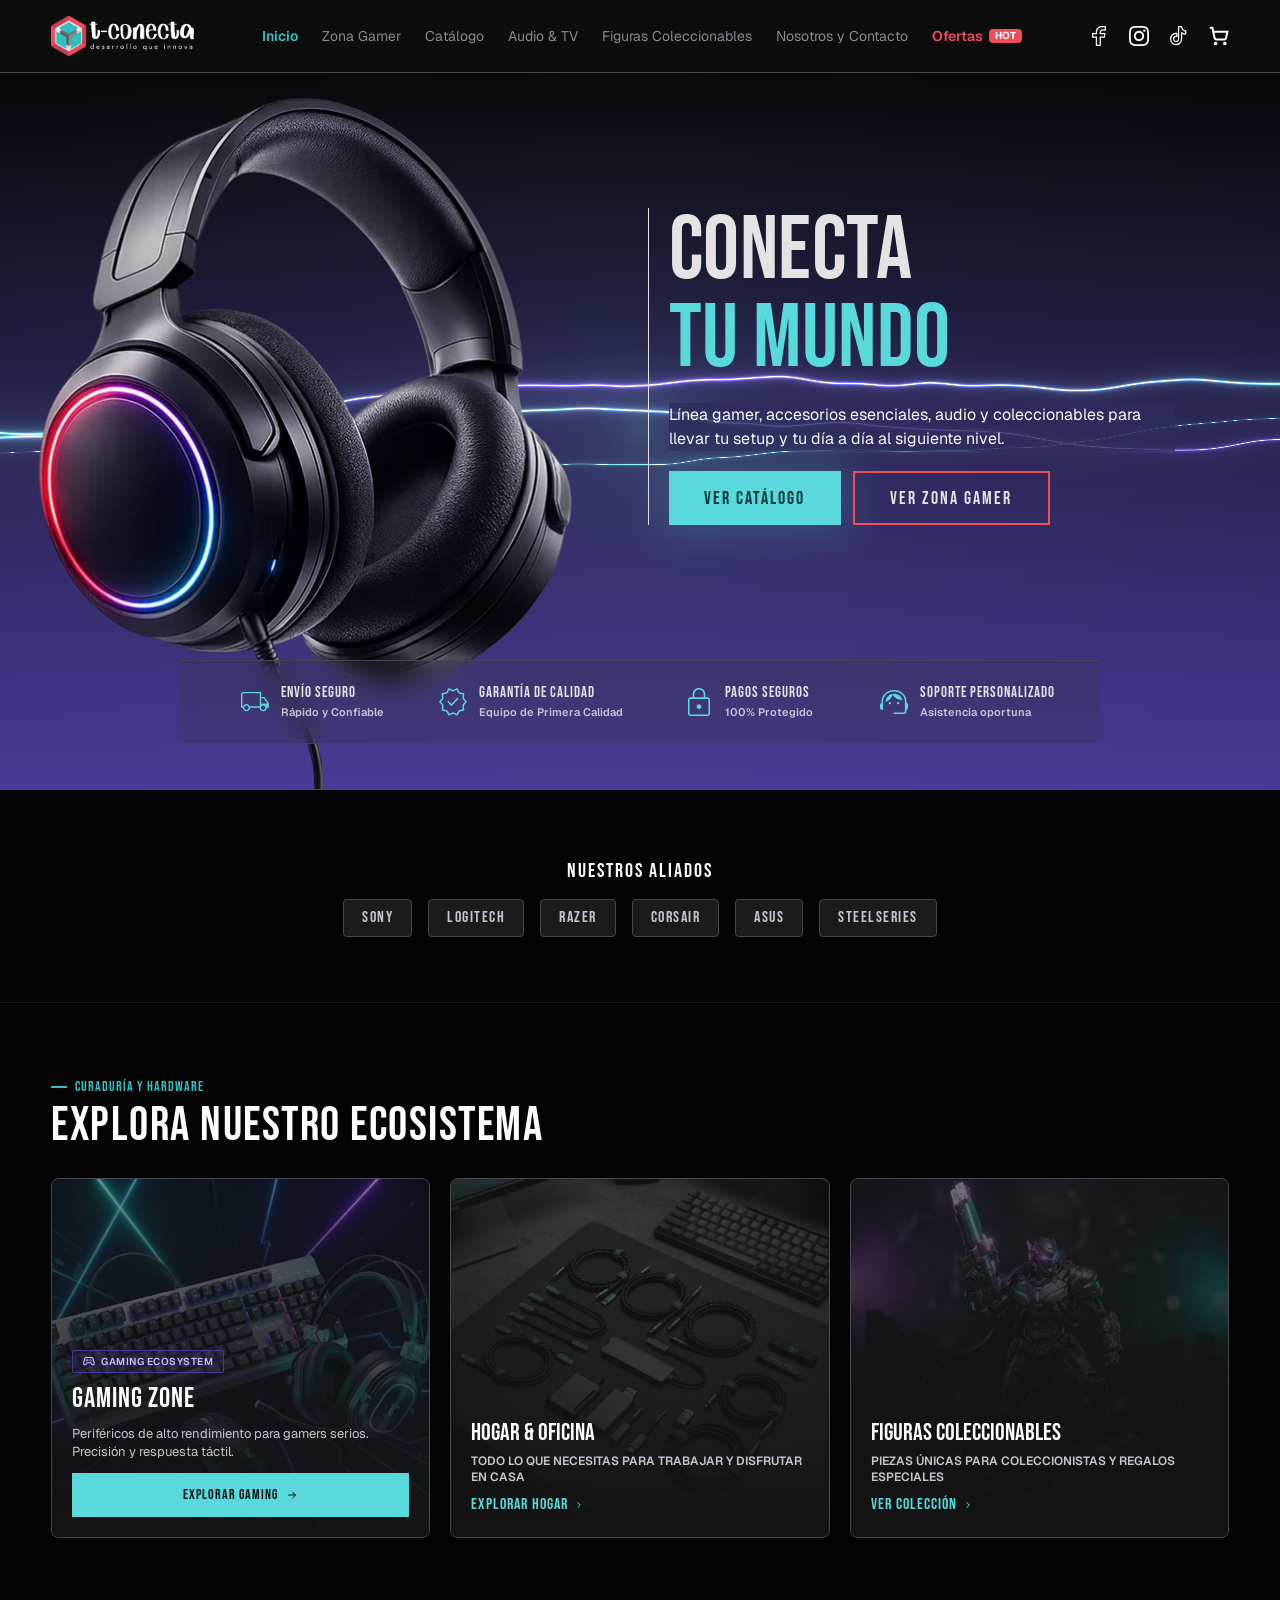
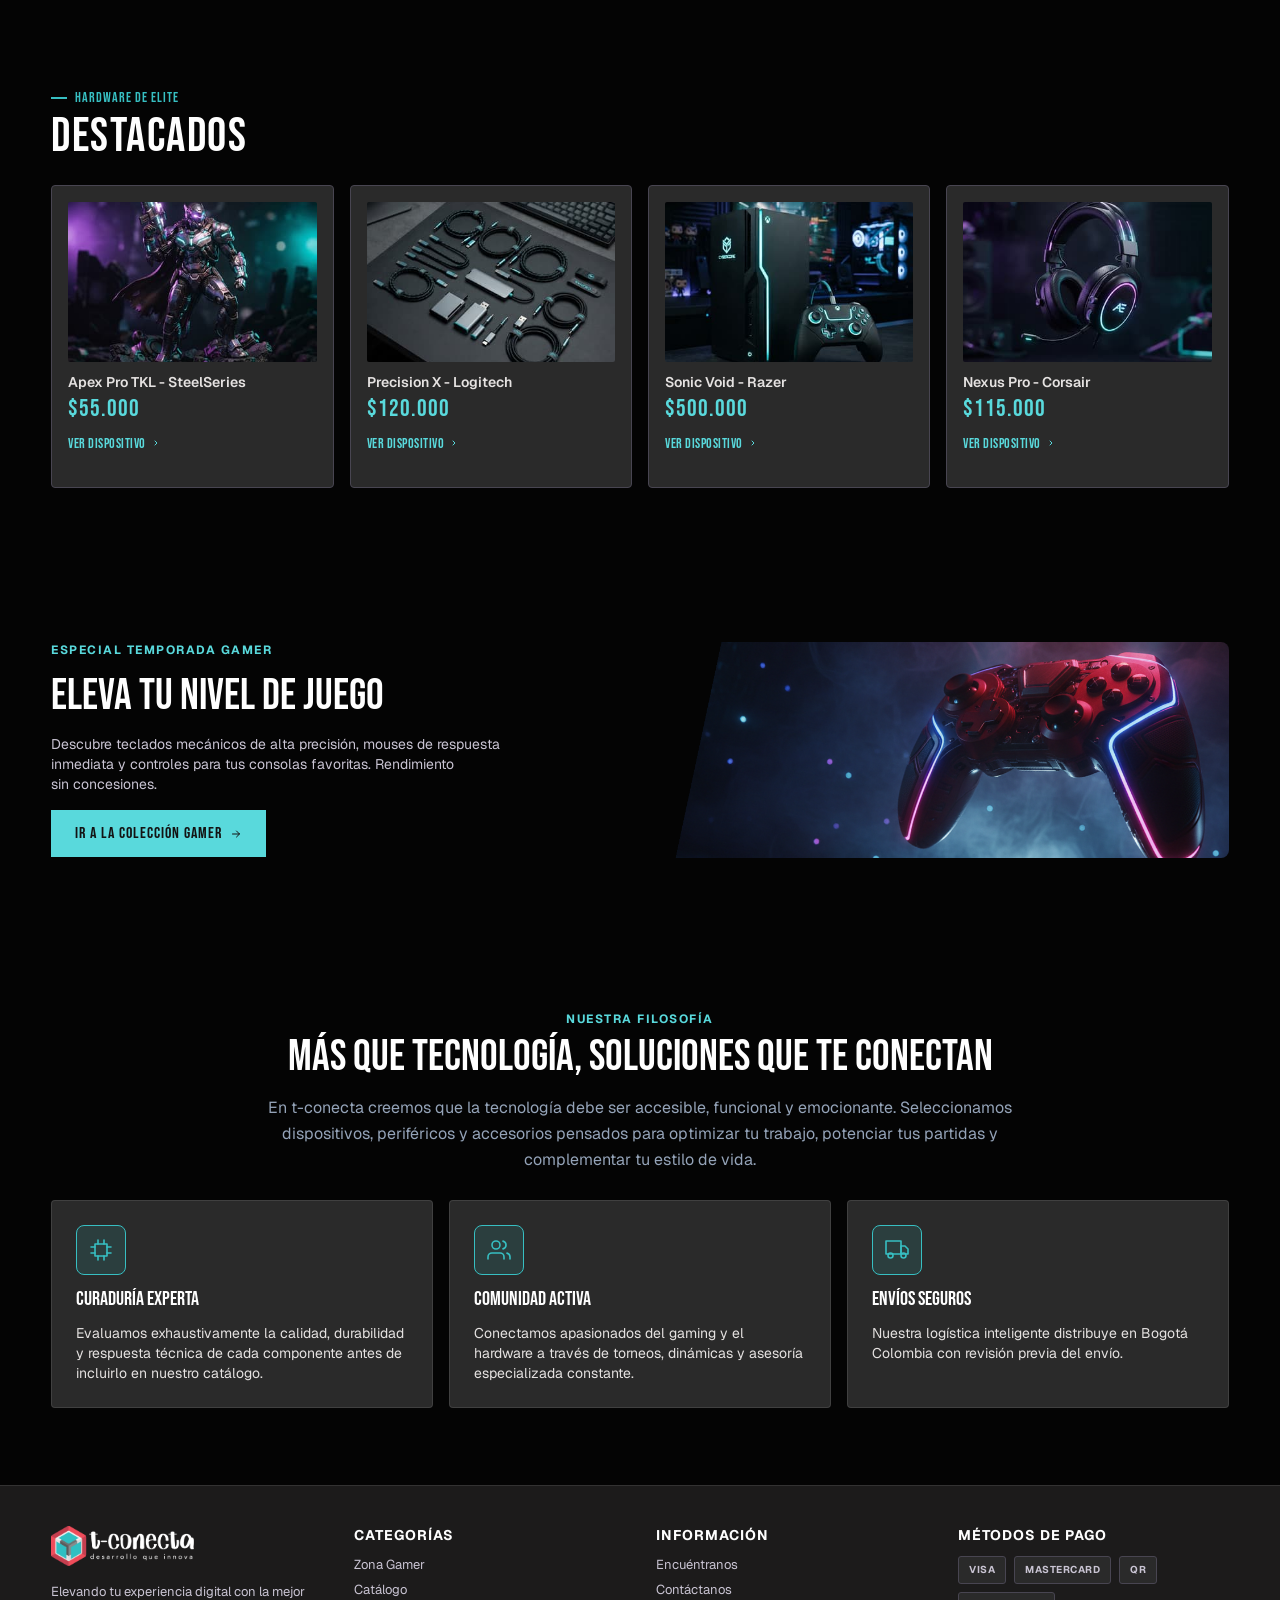
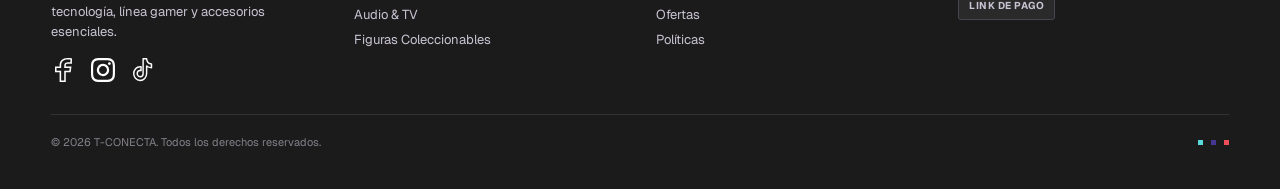
<file: index.html>
<!DOCTYPE html>
<html lang="es">
<head>
<meta charset="utf-8">
<meta name="viewport" content="width=device-width, initial-scale=1">
<link rel="icon" type="image/jpeg" href="assets/favicon.jpg">
<link rel="apple-touch-icon" href="assets/favicon.jpg">
<title>T-Conecta · Conecta tu mundo</title>
<meta name="description" content="Tienda de tecnología: línea gamer, audio, accesorios y figuras coleccionables. Bogotá, Colombia.">
<link rel="preconnect" href="https://fonts.googleapis.com">
<link rel="preconnect" href="https://fonts.gstatic.com" crossorigin>
<link href="https://fonts.googleapis.com/css2?family=Bebas+Neue&family=Geist:wght@400..700&display=swap" rel="stylesheet">
<link rel="stylesheet" href="styles.css">
</head>
<body>
<div style="background:#040404;font-family:Geist,-apple-system,'Segoe UI',Roboto,'Helvetica Neue',Arial,sans-serif;color:#FEFEFE;min-height:100vh;overflow-x:clip">

  <header style="position:sticky;top:0;z-index:60;display:flex;flex-direction:row;justify-content:space-between;align-items:center;gap:24px;padding:16px clamp(16px,4vw,80px);background:rgba(53,53,52,0.2);backdrop-filter:blur(12px);-webkit-backdrop-filter:blur(12px);border-bottom:1px solid #484551;animation:tcDropIn .55s cubic-bezier(.22,.9,.28,1)">
    <button class="tc-mob" id="menu-open" aria-label="Abrir menú" style="display:flex;align-items:center;justify-content:center;width:44px;height:44px;margin-left:-12px;background:none;border:0;color:#FEFEFE;cursor:pointer;flex-shrink:0">
      <svg width="20" height="20" viewBox="0 0 20 20" fill="none" stroke="currentColor" stroke-width="1.6" stroke-linecap="round"><path d="M3.33 5h13.34M3.33 10h13.34M3.33 15h13.34"></path></svg>
    </button>
    <a href="#top" style="display:block;flex-shrink:0"><img src="assets/logo-h.png" alt="T-Conecta" style="display:block;width:143px;height:auto"></a>
    <nav class="tc-desk" style="flex-direction:row;gap:24px;align-items:center;flex:1;justify-content:center;font-size:14px">
      <a href="#top" style="color:#37BFC2;font-weight:600">Inicio</a>
      <a href="#" class="nav-link" style="color:#888896">Zona Gamer</a>
      <a href="#" class="nav-link" style="color:#888896">Catálogo</a>
      <a href="#" class="nav-link" style="color:#888896">Audio &amp; TV</a>
      <a href="#" class="nav-link" style="color:#888896">Figuras Coleccionables</a>
      <a href="nosotros.html" class="nav-link" style="color:#888896">Nosotros y Contacto</a>
      <a href="#" style="display:flex;flex-direction:row;gap:6px;align-items:center;color:#F04D5A;font-weight:600;cursor:pointer" class="nav-link">Ofertas<span style="display:inline-flex;padding:2px 6px;border-radius:4px;background:#F04D5A;color:#FEFEFE;font-size:10px;font-weight:700;line-height:1">HOT</span></a>
    </nav>
    <span class="tc-mob" style="display:inline-flex;flex-direction:row;gap:6px;padding:4px 10px;border-radius:6px;background:#F04D5A;align-items:center;flex-shrink:0;font-size:11px;font-weight:700;line-height:1;color:#FEFEFE">OFERTAS HOT</span>
    <div class="tc-desk" style="flex-direction:row;gap:20px;align-items:center;flex-shrink:0;color:#FEFEFE">
      <a href="#" aria-label="Facebook" style="display:flex;align-items:center;justify-content:center;width:20px;height:20px"><img src="assets/ico-facebook.svg" alt="" style="width:100%;height:100%;object-fit:contain"></a>
      <a href="#" aria-label="Instagram" style="display:flex;align-items:center;justify-content:center;width:20px;height:20px"><img src="assets/ico-instagram.svg" alt="" style="width:100%;height:100%;object-fit:contain"></a>
      <a href="#" aria-label="TikTok" style="display:flex;align-items:center;justify-content:center;width:20px;height:20px"><img src="assets/ico-tiktok.svg" alt="" style="width:100%;height:100%;object-fit:contain"></a>
      <a href="#" aria-label="Carrito" style="display:flex;align-items:center;justify-content:center;width:20px;height:20px"><img src="assets/ico-carrito.svg" alt="" style="width:100%;height:100%;object-fit:contain"></a>
    </div>
  </header>

  
    <div id="mobile-menu" hidden style="position:fixed;inset:0;z-index:90;background:#040404;display:flex;flex-direction:column;justify-content:space-between;overflow-y:auto">
      <div style="display:flex;flex-direction:column;gap:20px">
        <div style="display:flex;flex-direction:row;padding:24px 16px 12px;align-items:center">
          <img src="assets/logo-h.png" alt="T-Conecta" style="display:block;width:143px;height:auto">
        </div>
        <nav style="display:flex;flex-direction:column;padding:8px 16px">
          <a href="#top" data-menu-close style="display:flex;flex-direction:row;padding:16px 8px;justify-content:space-between;align-items:center;border-bottom:1px solid rgba(255,255,255,0.102);color:#37BFC2;font-size:18px;font-weight:600;min-height:44px;box-sizing:border-box">Inicio<svg width="14" height="14" viewBox="0 0 14 14" fill="none" stroke="#37BFC2" stroke-width="1" stroke-linecap="round" stroke-linejoin="round"><path d="M5.25 3.5 8.75 7l-3.5 3.5"></path></svg></a>
          <a href="#" style="display:flex;flex-direction:row;padding:16px 8px;justify-content:space-between;align-items:center;border-bottom:1px solid rgba(255,255,255,0.102);color:#FEFEFE;font-size:18px;font-weight:500;min-height:44px;box-sizing:border-box">Zona Gamer<svg width="14" height="14" viewBox="0 0 14 14" fill="none" stroke="#858A8C" stroke-width="1" stroke-linecap="round" stroke-linejoin="round"><path d="M5.25 3.5 8.75 7l-3.5 3.5"></path></svg></a>
                    <a href="#" style="display:flex;flex-direction:row;padding:16px 8px;justify-content:space-between;align-items:center;border-bottom:1px solid rgba(255,255,255,0.102);color:#FEFEFE;font-size:18px;font-weight:500;min-height:44px;box-sizing:border-box">Catálogo<svg width="14" height="14" viewBox="0 0 14 14" fill="none" stroke="#858A8C" stroke-width="1" stroke-linecap="round" stroke-linejoin="round"><path d="M5.25 3.5 8.75 7l-3.5 3.5"></path></svg></a>
          <a href="#" style="display:flex;flex-direction:row;padding:16px 8px;justify-content:space-between;align-items:center;border-bottom:1px solid rgba(255,255,255,0.102);color:#FEFEFE;font-size:18px;font-weight:500;min-height:44px;box-sizing:border-box">Audio &amp; TV<svg width="14" height="14" viewBox="0 0 14 14" fill="none" stroke="#858A8C" stroke-width="1" stroke-linecap="round" stroke-linejoin="round"><path d="M5.25 3.5 8.75 7l-3.5 3.5"></path></svg></a>
          <a href="#" style="display:flex;flex-direction:row;padding:16px 8px;justify-content:space-between;align-items:center;border-bottom:1px solid rgba(255,255,255,0.102);color:#FEFEFE;font-size:18px;font-weight:500;min-height:44px;box-sizing:border-box">Figuras Coleccionables<svg width="14" height="14" viewBox="0 0 14 14" fill="none" stroke="#858A8C" stroke-width="1" stroke-linecap="round" stroke-linejoin="round"><path d="M5.25 3.5 8.75 7l-3.5 3.5"></path></svg></a>
          <a href="nosotros.html" style="display:flex;flex-direction:row;padding:16px 8px;justify-content:space-between;align-items:center;border-bottom:1px solid rgba(255,255,255,0.102);color:#FEFEFE;font-size:18px;font-weight:500;min-height:44px;box-sizing:border-box">Nosotros y Contacto<svg width="14" height="14" viewBox="0 0 14 14" fill="none" stroke="#858A8C" stroke-width="1" stroke-linecap="round" stroke-linejoin="round"><path d="M5.25 3.5 8.75 7l-3.5 3.5"></path></svg></a>
          <a href="#" style="display:flex;flex-direction:row;padding:16px 8px;justify-content:space-between;align-items:center;border-bottom:1px solid rgba(255,255,255,0.102);min-height:44px;box-sizing:border-box">
            <span style="display:flex;flex-direction:row;gap:12px;align-items:center"><span style="color:#FEFEFE;font-size:18px;font-weight:500">Ofertas</span><span style="display:inline-flex;padding:2px 8px;border-radius:4px;background:#F04D5A;color:#FEFEFE;font-size:10px;font-weight:700;line-height:1.3">HOT</span></span>
            <svg width="14" height="14" viewBox="0 0 14 14" fill="none" stroke="#858A8C" stroke-width="1" stroke-linecap="round" stroke-linejoin="round"><path d="M5.25 3.5 8.75 7l-3.5 3.5"></path></svg>
          </a>
        </nav>
      </div>
      <div style="position:sticky;bottom:0;z-index:2;display:flex;flex-direction:row;gap:20px;padding:24px;justify-content:space-between;align-items:flex-end;background:#12121A;border-top:1px solid rgba(255,255,255,0.102)">
        <div style="display:flex;flex-direction:column;gap:6px;min-width:0">
          <span style="font-size:11px;letter-spacing:1px;color:#858A8C;text-transform:uppercase">Soporte directo</span>
          <a href="mailto:tconectasiempre@gmail.com" style="font-size:14px;font-weight:600">tconectasiempre@gmail.com</a>
        </div>
        <button data-menu-close aria-label="Cerrar menú" style="width:44px;height:44px;display:flex;align-items:center;justify-content:center;border-radius:999px;background:#040404;border:1px solid rgba(255,255,255,0.102);color:#FEFEFE;cursor:pointer;flex-shrink:0">
          <svg width="16" height="16" viewBox="0 0 14 14" fill="none" stroke="currentColor" stroke-width="1.25" stroke-linecap="round"><circle cx="7" cy="7" r="5.8"></circle><path d="M5.2 5.2l3.6 3.6M8.8 5.2l-3.6 3.6"></path></svg>
        </button>
      </div>
    </div>
  

  <section id="top" class="hero-home" style="position: relative; z-index: 2; overflow: visible; display: flex; flex-direction: column; align-items: center; background: linear-gradient(180deg,#040404 0%,#463794 100%); height: 717px">
    <canvas id="hero-canvas" data-effect="rays" style="position:absolute;inset:0;width:100%;height:100%;display:block;z-index:1;mix-blend-mode:screen;pointer-events:none"></canvas>
    <div class="tc-hero-row" style="position:relative;z-index:3;width:100%;max-width:1440px;box-sizing:border-box;padding:clamp(24px,5vw,64px) clamp(16px,4vw,80px) clamp(40px,6vw,88px);display:flex;flex-direction:row;flex-wrap:wrap;gap:clamp(24px,4vw,56px);align-items:center;justify-content:center">
      <div class="tc-hero-img" style="flex:1 1 320px;min-width:0;max-width:640px;display:flex;align-items:center;justify-content:center">
        
      <picture>
          <source srcset="assets/hero-diadema.webp" type="image/webp" />
          <img src="assets/hero-diadema.png" alt="Diadema gamer T-Conecta" fetchpriority="high" decoding="async" id="hero-img" style="display: block; width: 965px; height: 719px; opacity: 0; transform: scale(0.96); transition: opacity .8s cubic-bezier(.22,.9,.28,1), transform .8s cubic-bezier(.22,.9,.28,1)" />
        </picture></div>
      <div style="flex: 1 1 320px; min-width: 0; max-width: 560px; display: flex; flex-direction: column; gap: 20px; align-items: flex-start; border-left-width: 0.5px; border-left-style: solid; border-left-color: #E5E2E1; padding-left: clamp(20px,3vw,20px)">
        <h1 style="margin: 0; font-family: 'Bebas Neue',sans-serif; font-weight: 400; font-size: clamp(48px,7vw,120px); line-height: 0.98; letter-spacing: 0.5px; text-transform: uppercase; color: #E5E2E1">CONECTA<br><span style="color:#59D9DC">TU MUNDO</span></h1>
        <p style="margin: 20px 0 0; font-size: clamp(14px,1.5vw,16px); line-height: 1.5; color: #F8F8F8; max-width: 46ch; text-wrap: pretty; margin-top: 0px; background-color: #2F2C5BD2">Línea gamer, accesorios esenciales, audio y coleccionables para llevar tu setup y tu día a día al siguiente nivel.</p>
        <div class="hero-cta" style="display:flex;flex-direction:row;flex-wrap:wrap;gap:12px;width:100%">
          <a href="#" class="hero-btn" style="flex: 0 0 auto; display: flex; align-items: center; justify-content: center; padding: 14px 32px; border-radius: 0px; background: #59D9DC; box-shadow: 0 0 40px 10px rgba(89,217,220,0.2); font-family: 'Bebas Neue',sans-serif; font-size: clamp(16px,1.6vw,18px); letter-spacing: 2px; text-transform: uppercase; color: #003738; box-sizing: border-box; height: 54px; width: 172px">Ver catálogo</a>
          <a href="#" style="flex: 0 0 auto; display: flex; align-items: center; justify-content: center; padding: 14px 32px; border-radius: 0px; border: 2px solid #F04D5A; font-family: 'Bebas Neue',sans-serif; font-size: clamp(16px,1.6vw,18px); letter-spacing: 2px; text-transform: uppercase; color: #E5E2E1; box-sizing: border-box; height: 54px; width: 197px" class="hero-btn">Ver zona gamer</a>
        </div>
      </div>
    </div>
    <div class="tc-benefits" style="z-index: 6; width: 100%; max-width: 920px; box-sizing: border-box; background: rgba(53,53,52,0.2); border-top: 1px solid #484551; border-bottom: 1px solid #484551; backdrop-filter: blur(12px); -webkit-backdrop-filter: blur(12px); padding: 24px clamp(16px,4vw,40px); display: grid; grid-template-columns: repeat(auto-fit,minmax(150px,1fr)); gap: 16px 34px">
              <div style="display: flex; flex-direction: row; gap: 12px; align-items: center; min-width: 0; justify-content: center">
          <img src="assets/ico-envios.svg" alt="" style="width:28px;height:28px;object-fit:contain;flex-shrink:0">
          <span style="display:flex;flex-direction:column;gap:6px;min-width:0">
            <span style="font-family:'Bebas Neue',sans-serif;font-size:15px;letter-spacing:1px;color:#E5E2E1;line-height:1">ENVÍO SEGURO</span>
            <span style="font-size:11px;font-weight:600;color:#C9C4D3;line-height:1.2">Rápido y Confiable</span>
          </span>
        </div>
        <div style="display: flex; flex-direction: row; gap: 12px; align-items: center; min-width: 0; justify-content: center">
          <img src="assets/ico-garantia.svg" alt="" style="width:28px;height:28px;object-fit:contain;flex-shrink:0">
          <span style="display:flex;flex-direction:column;gap:6px;min-width:0">
            <span style="font-family:'Bebas Neue',sans-serif;font-size:15px;letter-spacing:1px;color:#E5E2E1;line-height:1">GARANTÍA de CALIDAD</span>
            <span style="font-size:11px;font-weight:600;color:#C9C4D3;line-height:1.2">Equipo de Primera Calidad</span>
          </span>
        </div>
        <div style="display: flex; flex-direction: row; gap: 12px; align-items: center; min-width: 0; justify-content: center">
          <img src="assets/ico-pagos.svg" alt="" style="width:28px;height:28px;object-fit:contain;flex-shrink:0">
          <span style="display:flex;flex-direction:column;gap:6px;min-width:0">
            <span style="font-family:'Bebas Neue',sans-serif;font-size:15px;letter-spacing:1px;color:#E5E2E1;line-height:1">PAGOS SEGUROS</span>
            <span style="font-size:11px;font-weight:600;color:#C9C4D3;line-height:1.2">100% Protegido</span>
          </span>
        </div>
        <div style="display: flex; flex-direction: row; gap: 12px; align-items: center; min-width: 0; justify-content: center">
          <img src="assets/ico-soporte.svg" alt="" style="width:28px;height:28px;object-fit:contain;flex-shrink:0">
          <span style="display:flex;flex-direction:column;gap:6px;min-width:0">
            <span style="font-family:'Bebas Neue',sans-serif;font-size:15px;letter-spacing:1px;color:#E5E2E1;line-height:1">SOPORTE PERSONALizado</span>
            <span style="font-size:11px;font-weight:600;color:#C9C4D3;line-height:1.2">Asistencia oportuna</span>
          </span>
        </div>
    </div>
  </section>

  <section style="border-bottom: 1px solid #1C1B1B; height: 167px; margin-top: 45px">
    <div style="max-width:1440px;margin:0 auto;box-sizing:border-box;padding:24px clamp(16px,4vw,80px);display:flex;flex-direction:column;gap:16px">
      <h2 style="margin:0;font-family:'Bebas Neue',sans-serif;font-weight:400;font-size:20px;letter-spacing:2px;text-align:center;color:#FEFEFE">NUESTROS ALIADOS</h2>
      <div style="display:flex;flex-direction:row;gap:16px;justify-content:center;align-items:center;flex-wrap:wrap">
                  <span style="display:inline-flex;align-items:center;padding:10px 18px;border-radius:4px;border:1px solid #484551;background:#1C1B1B;font-family:'Bebas Neue',sans-serif;font-size:16px;letter-spacing:1.5px;color:#C9C4D3;line-height:1">SONY</span>
          <span style="display:inline-flex;align-items:center;padding:10px 18px;border-radius:4px;border:1px solid #484551;background:#1C1B1B;font-family:'Bebas Neue',sans-serif;font-size:16px;letter-spacing:1.5px;color:#C9C4D3;line-height:1">LOGITECH</span>
          <span style="display:inline-flex;align-items:center;padding:10px 18px;border-radius:4px;border:1px solid #484551;background:#1C1B1B;font-family:'Bebas Neue',sans-serif;font-size:16px;letter-spacing:1.5px;color:#C9C4D3;line-height:1">RAZER</span>
          <span style="display:inline-flex;align-items:center;padding:10px 18px;border-radius:4px;border:1px solid #484551;background:#1C1B1B;font-family:'Bebas Neue',sans-serif;font-size:16px;letter-spacing:1.5px;color:#C9C4D3;line-height:1">CORSAIR</span>
          <span style="display:inline-flex;align-items:center;padding:10px 18px;border-radius:4px;border:1px solid #484551;background:#1C1B1B;font-family:'Bebas Neue',sans-serif;font-size:16px;letter-spacing:1.5px;color:#C9C4D3;line-height:1">ASUS</span>
          <span style="display:inline-flex;align-items:center;padding:10px 18px;border-radius:4px;border:1px solid #484551;background:#1C1B1B;font-family:'Bebas Neue',sans-serif;font-size:16px;letter-spacing:1.5px;color:#C9C4D3;line-height:1">STEELSERIES</span>
      </div>
    </div>
  </section>

  <section style="max-width:1440px;margin:0 auto;box-sizing:border-box;padding:clamp(40px,6vw,80px) clamp(16px,4vw,80px);display:flex;flex-direction:column;gap:28px">
    <div style="display:flex;flex-direction:column;gap:8px">
      <span style="display:flex;flex-direction:row;gap:8px;align-items:center"><span style="width:16px;height:2px;background:#37BFC2"></span><span style="font-family:'Bebas Neue',sans-serif;font-size:14px;letter-spacing:1px;text-transform:uppercase;color:#37BFC2;line-height:1">Curaduría y Hardware</span></span>
      <h2 style="margin:0;font-family:'Bebas Neue',sans-serif;font-weight:400;font-size:clamp(32px,4vw,48px);letter-spacing:1.5px;text-transform:uppercase;color:#FEFEFE;line-height:1">EXPLORA NUESTRO ECOSISTEMA</h2>
    </div>
    <div style="display:flex;flex-wrap:wrap;gap:20px">
      <article style="flex:1 1 280px;min-width:0;position:relative;overflow:hidden;border-radius:8px;background:#1C1B1B;border:1px solid #484551;min-height:360px;display:flex;flex-direction:column;justify-content:flex-end;padding:20px;box-sizing:border-box">
        <div style="position:absolute;inset:0;background:url(assets/cat-gaming.jpg) center/cover no-repeat;opacity:0.5"></div>
        <div style="position:absolute;inset:0;background:linear-gradient(0deg,#131313 0%,rgba(19,19,19,0.502) 50%,rgba(19,19,19,0) 100%)"></div>
        <div style="position:relative;display:flex;flex-direction:column;gap:12px;align-items:flex-start">
          <span style="display:inline-flex;padding:4px 10px;border-radius:2px;background:rgba(70,55,148,0.2);border:1px solid #463794;font-size:10px;font-weight:600;letter-spacing:0.5px;text-transform:uppercase;color:#C9BFFF;line-height:1.3;flex-direction:row;gap:6px;align-items:center"><img src="assets/ico-gaming-ecosystem.svg" alt="" style="width:12px;height:12px;object-fit:contain;flex-shrink:0">GAMING ECOSYSTEM</span>
          <h3 style="margin:0;font-family:'Bebas Neue',sans-serif;font-weight:400;font-size:28px;letter-spacing:1px;color:#FEFEFE;line-height:1">GAMING ZONE</h3>
          <p style="margin:0;font-size:13px;line-height:18px;color:#C9C4D3">Periféricos de alto rendimiento para gamers serios. Precisión y respuesta táctil.</p>
          <a href="#" style="display: flex; flex-direction: row; gap: 8px; align-items: center; justify-content: center; width: 100%; min-height: 44px; padding: 10px 16px; border-radius: 0px; background: #59D9DC; font-family: 'Bebas Neue',sans-serif; font-size: 14px; letter-spacing: 1px; color: #131313; box-sizing: border-box">EXPLORAR GAMING<svg width="12" height="12" viewBox="0 0 12 12" fill="none" stroke="#131313" stroke-width="1" stroke-linecap="round" stroke-linejoin="round"><path d="M2.5 6h7M6.5 3l3 3-3 3"></path></svg></a>
        </div>
      </article>
      <article style="flex:1 1 280px;min-width:0;position:relative;overflow:hidden;border-radius:8px;background:#1C1B1B;border:1px solid #484551;min-height:280px;display:flex;flex-direction:column;justify-content:flex-end;padding:20px;box-sizing:border-box">
        <div style="position:absolute;inset:0;background:url(assets/cat-hogar.jpg) center/cover no-repeat;opacity:0.5"></div>
        <div style="position:absolute;inset:0;background:linear-gradient(0deg,#131313 0%,rgba(19,19,19,0.6) 50%,rgba(19,19,19,0) 100%)"></div>
        <div style="position:relative;display:flex;flex-direction:column;gap:8px;align-items:flex-start">
          <h3 style="margin:0;font-family:'Bebas Neue',sans-serif;font-weight:400;font-size:24px;color:#FEFEFE;line-height:1">HOGAR &amp; OFICINA</h3>
          <p style="margin:0;font-size:12px;font-weight:600;line-height:16px;text-transform:uppercase;color:#C9C4D3">TODO LO QUE NECESITAS PARA TRABAJAR Y DISFRUTAR EN CASA</p>
          <a href="#" style="display:flex;flex-direction:row;gap:6px;align-items:center;font-family:'Bebas Neue',sans-serif;font-size:16px;letter-spacing:1px;color:#59D9DC;min-height:24px">EXPLORAR HOGAR<svg width="10" height="10" viewBox="0 0 10 10" fill="none" stroke="#59D9DC" stroke-width="1" stroke-linecap="round" stroke-linejoin="round"><path d="M3.75 2.5 6.25 5l-2.5 2.5"></path></svg></a>
        </div>
      </article>
      <article style="flex:1 1 280px;min-width:0;position:relative;overflow:hidden;border-radius:8px;background:#1C1B1B;border:1px solid #484551;min-height:280px;display:flex;flex-direction:column;justify-content:flex-end;padding:20px;box-sizing:border-box">
        <div style="position:absolute;inset:0;background:url(assets/cat-figuras.jpg) center/cover no-repeat;opacity:0.4"></div>
        <div style="position:absolute;inset:0;background:linear-gradient(0deg,#131313 0%,rgba(19,19,19,0.8) 50%,rgba(19,19,19,0) 100%)"></div>
        <div style="position:relative;display:flex;flex-direction:column;gap:8px;align-items:flex-start">
          <h3 style="margin:0;font-family:'Bebas Neue',sans-serif;font-weight:400;font-size:24px;color:#FEFEFE;line-height:1">FIGURAS COLECCIONABLES</h3>
          <p style="margin:0;font-size:12px;font-weight:600;line-height:16px;text-transform:uppercase;color:#C9C4D3">PIEZAS ÚNICAS PARA COLECCIONISTAS Y REGALOS ESPECIALES</p>
          <a href="#" style="display:flex;flex-direction:row;gap:6px;align-items:center;font-family:'Bebas Neue',sans-serif;font-size:16px;letter-spacing:1px;color:#59D9DC;min-height:24px">VER COLECCIÓN<svg width="10" height="10" viewBox="0 0 10 10" fill="none" stroke="#59D9DC" stroke-width="1" stroke-linecap="round" stroke-linejoin="round"><path d="M3.75 2.5 6.25 5l-2.5 2.5"></path></svg></a>
        </div>
      </article>
    </div>
  </section>

  <section style="max-width:1440px;margin:0 auto;box-sizing:border-box;padding:clamp(40px,6vw,80px) clamp(16px,4vw,80px);display:flex;flex-direction:column;gap:24px">
    <div style="display:flex;flex-direction:column;gap:8px">
      <span style="display:flex;flex-direction:row;gap:8px;align-items:center"><span style="width:16px;height:2px;background:#37BFC2"></span><span style="font-family:'Bebas Neue',sans-serif;font-size:14px;letter-spacing:1px;text-transform:uppercase;color:#37BFC2;line-height:1">Hardware de Elite</span></span>
      <h2 style="margin:0;font-family:'Bebas Neue',sans-serif;font-weight:400;font-size:clamp(32px,4vw,48px);letter-spacing:1.5px;text-transform:uppercase;color:#FEFEFE;line-height:1">DESTACADOS</h2>
    </div>
    <div style="display:flex;flex-wrap:wrap;gap:16px">
              <article style="flex:1 1 250px;min-width:0;border-radius:4px;background:#2A2A2A;border:1px solid #484551;padding:16px;display:flex;flex-direction:column;box-sizing:border-box">
          <img src="assets/prod-1.jpg" alt="Apex Pro TKL - SteelSeries" style="display:block;width:100%;height:160px;object-fit:cover;border-radius:2px">
          <div style="display:flex;flex-direction:column;gap:6px;padding:12px 0">
            <span style="font-size:14px;font-weight:600;color:#E5E2E1;line-height:1.2">Apex Pro TKL - SteelSeries</span>
            <span style="font-family:'Bebas Neue',sans-serif;font-size:24px;letter-spacing:1px;color:#59D9DC;line-height:1">$55.000</span>
            <a href="#" style="display:flex;flex-direction:row;gap:6px;align-items:center;min-height:32px;font-family:'Bebas Neue',sans-serif;font-size:14px;letter-spacing:0.5px;color:#59D9DC">Ver dispositivo<svg width="8" height="8" viewBox="0 0 8 8" fill="none" stroke="#59D9DC" stroke-width="1" stroke-linecap="round" stroke-linejoin="round"><path d="M3 2l2 2-2 2"></path></svg></a>
          </div>
        </article>
        <article style="flex:1 1 250px;min-width:0;border-radius:4px;background:#2A2A2A;border:1px solid #484551;padding:16px;display:flex;flex-direction:column;box-sizing:border-box">
          <img src="assets/prod-2.jpg" alt="Precision X - Logitech" style="display:block;width:100%;height:160px;object-fit:cover;border-radius:2px">
          <div style="display:flex;flex-direction:column;gap:6px;padding:12px 0">
            <span style="font-size:14px;font-weight:600;color:#E5E2E1;line-height:1.2">Precision X - Logitech</span>
            <span style="font-family:'Bebas Neue',sans-serif;font-size:24px;letter-spacing:1px;color:#59D9DC;line-height:1">$120.000</span>
            <a href="#" style="display:flex;flex-direction:row;gap:6px;align-items:center;min-height:32px;font-family:'Bebas Neue',sans-serif;font-size:14px;letter-spacing:0.5px;color:#59D9DC">Ver dispositivo<svg width="8" height="8" viewBox="0 0 8 8" fill="none" stroke="#59D9DC" stroke-width="1" stroke-linecap="round" stroke-linejoin="round"><path d="M3 2l2 2-2 2"></path></svg></a>
          </div>
        </article>
        <article style="flex:1 1 250px;min-width:0;border-radius:4px;background:#2A2A2A;border:1px solid #484551;padding:16px;display:flex;flex-direction:column;box-sizing:border-box">
          <img src="assets/prod-3.jpg" alt="Sonic Void - Razer" style="display:block;width:100%;height:160px;object-fit:cover;border-radius:2px">
          <div style="display:flex;flex-direction:column;gap:6px;padding:12px 0">
            <span style="font-size:14px;font-weight:600;color:#E5E2E1;line-height:1.2">Sonic Void - Razer</span>
            <span style="font-family:'Bebas Neue',sans-serif;font-size:24px;letter-spacing:1px;color:#59D9DC;line-height:1">$500.000</span>
            <a href="#" style="display:flex;flex-direction:row;gap:6px;align-items:center;min-height:32px;font-family:'Bebas Neue',sans-serif;font-size:14px;letter-spacing:0.5px;color:#59D9DC">Ver dispositivo<svg width="8" height="8" viewBox="0 0 8 8" fill="none" stroke="#59D9DC" stroke-width="1" stroke-linecap="round" stroke-linejoin="round"><path d="M3 2l2 2-2 2"></path></svg></a>
          </div>
        </article>
        <article style="flex:1 1 250px;min-width:0;border-radius:4px;background:#2A2A2A;border:1px solid #484551;padding:16px;display:flex;flex-direction:column;box-sizing:border-box">
          <img src="assets/prod-4.jpg" alt="Nexus Pro - Corsair" style="display:block;width:100%;height:160px;object-fit:cover;border-radius:2px">
          <div style="display:flex;flex-direction:column;gap:6px;padding:12px 0">
            <span style="font-size:14px;font-weight:600;color:#E5E2E1;line-height:1.2">Nexus Pro - Corsair</span>
            <span style="font-family:'Bebas Neue',sans-serif;font-size:24px;letter-spacing:1px;color:#59D9DC;line-height:1">$115.000</span>
            <a href="#" style="display:flex;flex-direction:row;gap:6px;align-items:center;min-height:32px;font-family:'Bebas Neue',sans-serif;font-size:14px;letter-spacing:0.5px;color:#59D9DC">Ver dispositivo<svg width="8" height="8" viewBox="0 0 8 8" fill="none" stroke="#59D9DC" stroke-width="1" stroke-linecap="round" stroke-linejoin="round"><path d="M3 2l2 2-2 2"></path></svg></a>
          </div>
        </article>
    </div>
  </section>

  <section style="max-width:1440px;margin:0 auto;box-sizing:border-box;padding:clamp(40px,6vw,80px) clamp(16px,4vw,80px);display:flex;flex-direction:row;flex-wrap:wrap;gap:clamp(24px,4vw,48px);align-items:center">
    <div style="flex:1 1 320px;min-width:0;display:flex;flex-direction:column;gap:16px;align-items:flex-start">
      <span style="font-size:12px;font-weight:700;letter-spacing:1.5px;text-transform:uppercase;color:#59D9DC">Especial Temporada Gamer</span>
      <h2 style="margin:0;font-family:'Bebas Neue',sans-serif;font-weight:400;font-size:clamp(28px,4vw,44px);text-transform:uppercase;color:#FEFEFE;line-height:1">Eleva tu nivel de juego</h2>
      <p style="margin:0;font-size:14px;line-height:20px;color:#C9C4D3;max-width:52ch;text-wrap:pretty">Descubre teclados mecánicos de alta precisión, mouses de respuesta inmediata y controles para tus consolas favoritas. Rendimiento sin concesiones.</p>
      <a href="#" style="display: flex; flex-direction: row; gap: 8px; align-items: center; justify-content: center; min-height: 47px; padding: 14px 24px; border-radius: 0px; background: #59D9DC; font-family: 'Bebas Neue',sans-serif; font-size: 16px; letter-spacing: 1px; text-transform: uppercase; color: #131313; box-sizing: border-box">Ir a la Colección Gamer<svg width="12" height="12" viewBox="0 0 12 12" fill="none" stroke="#131313" stroke-width="1" stroke-linecap="round" stroke-linejoin="round"><path d="M2.5 6h7M6.5 3l3 3-3 3"></path></svg></a>
    </div>
    <div style="flex:1 1 320px;min-width:0;border-radius:8px;overflow:hidden">
      <img src="assets/promo-control.png" alt="Colección gamer" style="display:block;width:100%;height:auto">
    </div>
  </section>

  <section style="max-width:1440px;margin:0 auto;box-sizing:border-box;padding:clamp(40px,6vw,80px) clamp(16px,4vw,80px);display:flex;flex-direction:column;gap:28px">
    <div style="display:flex;flex-direction:column;gap:8px;align-items:center;text-align:center">
      <span style="font-size:12px;font-weight:700;letter-spacing:1.5px;text-transform:uppercase;color:#59D9DC">Nuestra Filosofía</span>
      <h2 style="margin:0;font-family:'Bebas Neue',sans-serif;font-weight:400;font-size:clamp(28px,4vw,44px);color:#FEFEFE;line-height:1">Más que tecnología, soluciones que te conectan</h2>
      <p style="margin:8px 0 0;font-size:16px;line-height:1.6;color:#94A3B8;max-width:72ch;text-wrap:pretty">En t-conecta creemos que la tecnología debe ser accesible, funcional y emocionante. Seleccionamos dispositivos, periféricos y accesorios pensados para optimizar tu trabajo, potenciar tus partidas y complementar tu estilo de vida.</p>
    </div>
    <div style="display:flex;flex-wrap:wrap;gap:16px">
              <article style="flex:1 1 280px;min-width:0;border-radius:4px;background:#2A2A2A;border:1px solid rgba(255,255,255,0.102);padding:24px;display:flex;flex-direction:column;gap:14px;align-items:flex-start;box-sizing:border-box">
          <span style="width:48px;height:48px;border-radius:8px;background:rgba(55,191,194,0.1333);border:1px solid #37BFC2;display:flex;align-items:center;justify-content:center;flex-shrink:0"><svg width="24" height="24" viewBox="0 0 24 24" fill="none" stroke="#37BFC2" stroke-width="1.6" stroke-linecap="round" stroke-linejoin="round"><path d="M6 6h12v12H6z"></path><path d="M9 2v4M15 2v4M9 18v4M15 18v4M2 9h4M2 15h4M18 9h4M18 15h4"></path></svg></span>
          <h3 style="margin:0;font-family:'Bebas Neue',sans-serif;font-weight:400;font-size:20px;color:#FEFEFE;line-height:1">Curaduría Experta</h3>
          <p style="margin:0;font-size:14px;line-height:20px;color:#E5E2E1;text-wrap:pretty">Evaluamos exhaustivamente la calidad, durabilidad y respuesta técnica de cada componente antes de incluirlo en nuestro catálogo.</p>
        </article>
        <article style="flex:1 1 280px;min-width:0;border-radius:4px;background:#2A2A2A;border:1px solid rgba(255,255,255,0.102);padding:24px;display:flex;flex-direction:column;gap:14px;align-items:flex-start;box-sizing:border-box">
          <span style="width:48px;height:48px;border-radius:8px;background:rgba(55,191,194,0.1333);border:1px solid #37BFC2;display:flex;align-items:center;justify-content:center;flex-shrink:0"><svg width="24" height="24" viewBox="0 0 24 24" fill="none" stroke="#37BFC2" stroke-width="1.6" stroke-linecap="round" stroke-linejoin="round"><path d="M17 21v-2a4 4 0 0 0-4-4H5a4 4 0 0 0-4 4v2"></path><path d="M9 11a4 4 0 1 0 0-8 4 4 0 0 0 0 8Z"></path><path d="M23 21v-2a4 4 0 0 0-3-3.87"></path><path d="M16 3.13a4 4 0 0 1 0 7.75"></path></svg></span>
          <h3 style="margin:0;font-family:'Bebas Neue',sans-serif;font-weight:400;font-size:20px;color:#FEFEFE;line-height:1">Comunidad Activa</h3>
          <p style="margin:0;font-size:14px;line-height:20px;color:#E5E2E1;text-wrap:pretty">Conectamos apasionados del gaming y el hardware a través de torneos, dinámicas y asesoría especializada constante.</p>
        </article>
        <article style="flex:1 1 280px;min-width:0;border-radius:4px;background:#2A2A2A;border:1px solid rgba(255,255,255,0.102);padding:24px;display:flex;flex-direction:column;gap:14px;align-items:flex-start;box-sizing:border-box">
          <span style="width:48px;height:48px;border-radius:8px;background:rgba(55,191,194,0.1333);border:1px solid #37BFC2;display:flex;align-items:center;justify-content:center;flex-shrink:0"><svg width="24" height="24" viewBox="0 0 24 24" fill="none" stroke="#37BFC2" stroke-width="1.6" stroke-linecap="round" stroke-linejoin="round"><path d="M1 3h15v13H1z"></path><path d="M16 8h4l3 3v5h-7V8Z"></path><path d="M5.5 20a2.5 2.5 0 1 0 0-5 2.5 2.5 0 0 0 0 5Z"></path><path d="M18.5 20a2.5 2.5 0 1 0 0-5 2.5 2.5 0 0 0 0 5Z"></path></svg></span>
          <h3 style="margin:0;font-family:'Bebas Neue',sans-serif;font-weight:400;font-size:20px;color:#FEFEFE;line-height:1">Envíos SEGUROS</h3>
          <p style="margin:0;font-size:14px;line-height:20px;color:#E5E2E1;text-wrap:pretty">Nuestra logística inteligente distribuye en Bogotá Colombia con revisión previa del envío.</p>
        </article>
    </div>
  </section>

  <footer style="background:#1C1B1B;border-top:1px solid rgba(255,255,255,0.102)">
    <div style="max-width:1440px;margin:0 auto;box-sizing:border-box;padding:40px clamp(16px,4vw,80px);display:flex;flex-direction:column;gap:32px">
      <div style="display:grid;grid-template-columns:repeat(auto-fit,minmax(220px,1fr));gap:32px">
        <div style="display:flex;flex-direction:column;gap:16px;align-items:flex-start">
          <img src="assets/logo-h.png" alt="T-Conecta" style="display:block;width:143px;height:auto">
          <p style="margin:0;font-size:13px;line-height:20px;color:#C9C4D3;max-width:38ch">Elevando tu experiencia digital con la mejor tecnología, línea gamer y accesorios esenciales.</p>
          <div style="display:flex;flex-direction:row;gap:16px;align-items:center">
            <a href="#" aria-label="Facebook" style="display:flex;align-items:center;justify-content:center;width:24px;height:24px"><img src="assets/ico-facebook.svg" alt="" style="width:100%;height:100%;object-fit:contain"></a>
            <a href="#" aria-label="Instagram" style="display:flex;align-items:center;justify-content:center;width:24px;height:24px"><img src="assets/ico-instagram.svg" alt="" style="width:100%;height:100%;object-fit:contain"></a>
            <a href="#" aria-label="TikTok" style="display:flex;align-items:center;justify-content:center;width:24px;height:24px"><img src="assets/ico-tiktok.svg" alt="" style="width:100%;height:100%;object-fit:contain"></a>
          </div>
        </div>
        <div style="display:flex;flex-direction:column;gap:12px">
          <h4 style="margin:0;font-size:14px;font-weight:700;letter-spacing:1px;text-transform:uppercase;color:#FEFEFE">Categorías</h4>
          <div style="display:flex;flex-direction:column;gap:8px">
            <a href="#" style="font-size:13px;color:#C9C4D3">Zona Gamer</a>
            <a href="#" style="font-size:13px;color:#C9C4D3">Catálogo</a>
            <a href="#" style="font-size:13px;color:#C9C4D3">Audio &amp; TV</a>
            <a href="#" style="font-size:13px;color:#C9C4D3">Figuras Coleccionables</a>
          </div>
        </div>
        <div style="display:flex;flex-direction:column;gap:12px">
          <h4 style="margin:0;font-size:14px;font-weight:700;letter-spacing:1px;text-transform:uppercase;color:#FEFEFE">Información</h4>
          <div style="display:flex;flex-direction:column;gap:8px">
            <a href="nosotros.html" style="font-size:13px;color:#C9C4D3">Encuéntranos</a>
            <a href="nosotros.html#contacto" style="font-size:13px;color:#C9C4D3">Contáctanos</a>
            <a href="#" style="font-size:13px;color:#C9C4D3">Ofertas</a>
            <a href="politicas.html" style="font-size:13px;color:#C9C4D3">Políticas</a>
          </div>
        </div>
        <div style="display:flex;flex-direction:column;gap:12px">
          <h4 style="margin:0;font-size:14px;font-weight:700;letter-spacing:1px;text-transform:uppercase;color:#FEFEFE">Métodos de pago</h4>
          <div style="display:flex;flex-direction:row;gap:8px;flex-wrap:wrap">
                          <span style="display:inline-flex;align-items:center;padding:6px 10px;border-radius:3px;border:1px solid #484551;background:#2A2A2A;font-size:10px;font-weight:700;letter-spacing:0.5px;color:#C9C4D3;line-height:1.4">VISA</span>
              <span style="display:inline-flex;align-items:center;padding:6px 10px;border-radius:3px;border:1px solid #484551;background:#2A2A2A;font-size:10px;font-weight:700;letter-spacing:0.5px;color:#C9C4D3;line-height:1.4">MASTERCARD</span>
              <span style="display:inline-flex;align-items:center;padding:6px 10px;border-radius:3px;border:1px solid #484551;background:#2A2A2A;font-size:10px;font-weight:700;letter-spacing:0.5px;color:#C9C4D3;line-height:1.4">QR</span>
              <span style="display:inline-flex;align-items:center;padding:6px 10px;border-radius:3px;border:1px solid #484551;background:#2A2A2A;font-size:10px;font-weight:700;letter-spacing:0.5px;color:#C9C4D3;line-height:1.4">LINK DE PAGO</span>
          </div>
        </div>
      </div>
      <div style="display:flex;flex-direction:row;flex-wrap:wrap;gap:12px;padding-top:20px;justify-content:space-between;align-items:center;border-top:1px solid rgba(255,255,255,0.102)">
        <span style="font-size:11px;color:rgba(201,196,211,0.6)">© 2026 T-CONECTA. Todos los derechos reservados.</span>
        <span style="display:flex;flex-direction:row;gap:8px;align-items:center"><span style="width:5px;height:5px;background:#59D9DC"></span><span style="width:5px;height:5px;background:#463794"></span><span style="width:5px;height:5px;background:#F04D5A"></span></span>
      </div>
    </div>
  </footer>

<script src="script.js" defer></script>
</body>
</html>
</file>
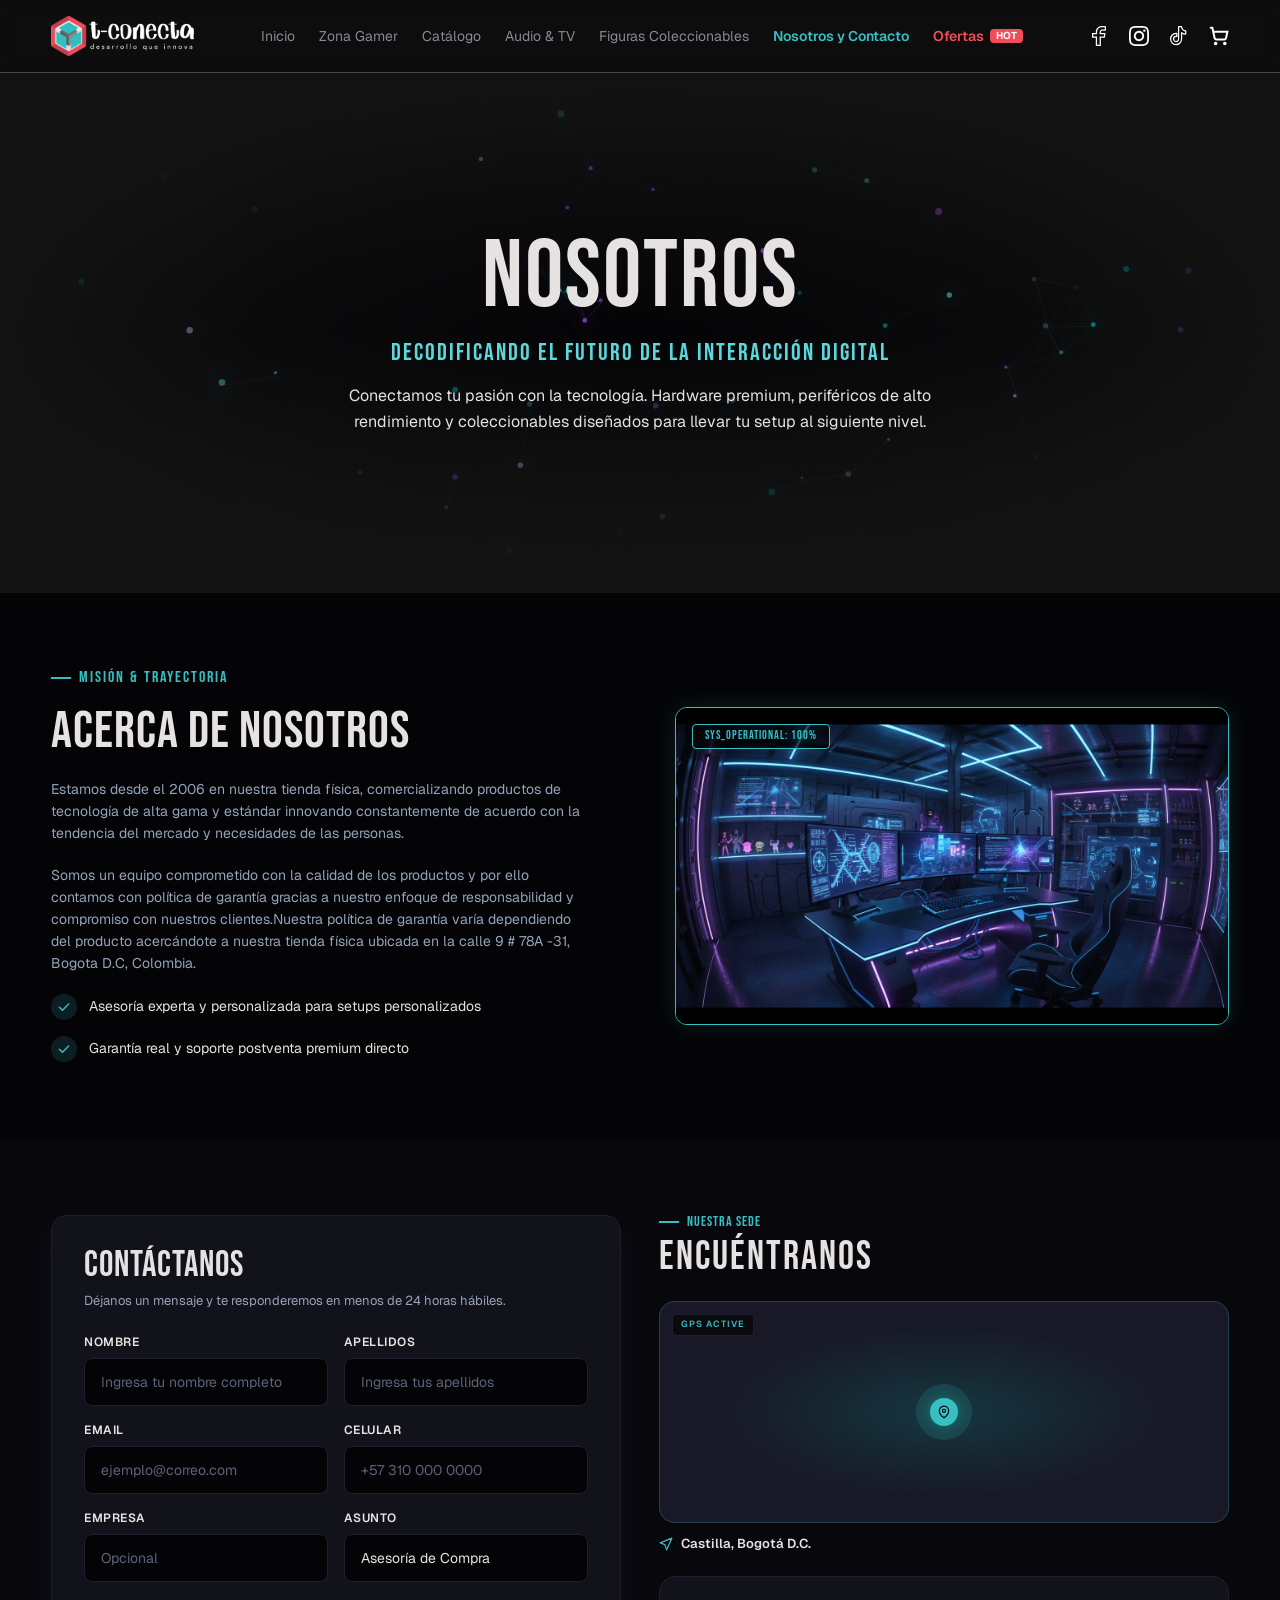
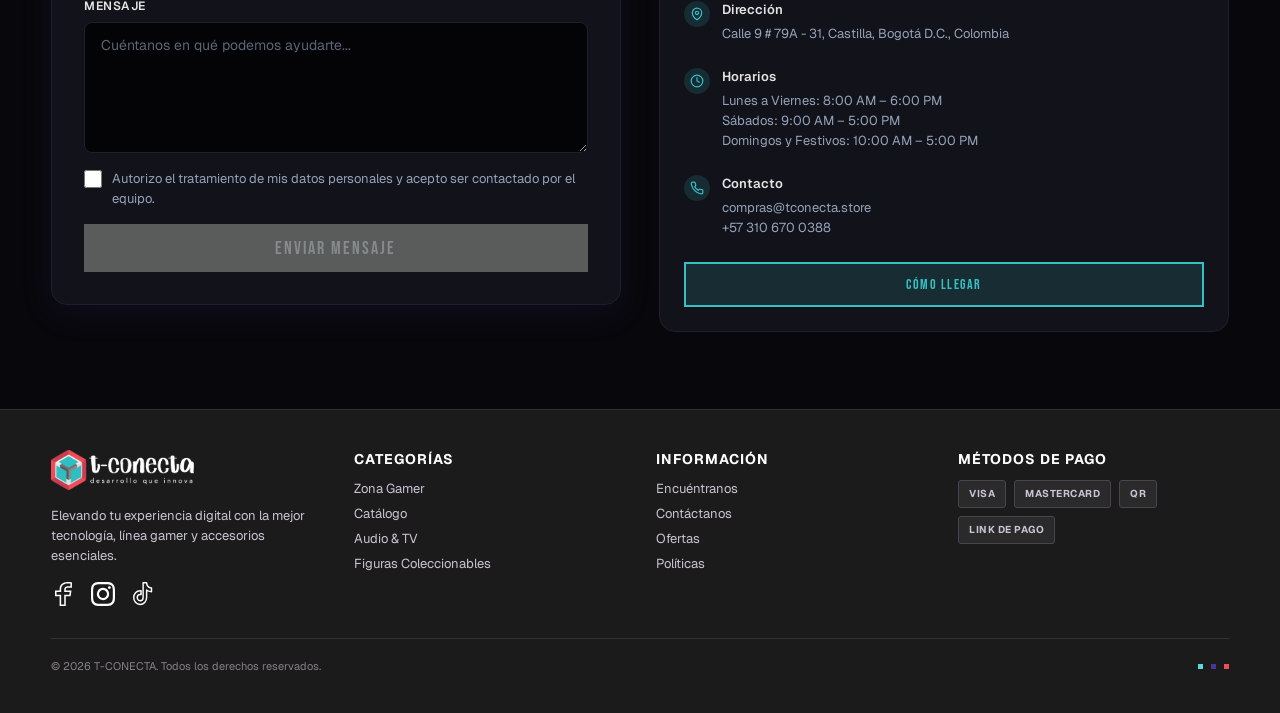
<file: nosotros.html>
<!DOCTYPE html>
<html lang="es">
<head>
<meta charset="utf-8">
<meta name="viewport" content="width=device-width, initial-scale=1">
<link rel="icon" type="image/jpeg" href="assets/favicon.jpg">
<link rel="apple-touch-icon" href="assets/favicon.jpg">
<title>Nosotros y Contacto · T-Conecta</title>
<meta name="description" content="Conócenos y escríbenos. Tienda física en Castilla, Bogotá D.C. desde 2006.">
<link rel="preconnect" href="https://fonts.googleapis.com">
<link rel="preconnect" href="https://fonts.gstatic.com" crossorigin>
<link href="https://fonts.googleapis.com/css2?family=Bebas+Neue&family=Geist:wght@400..700&display=swap" rel="stylesheet">
<link rel="stylesheet" href="styles.css">
</head>
<body>
<div style="background:#040406;font-family:Geist,-apple-system,'Segoe UI',Roboto,'Helvetica Neue',Arial,sans-serif;color:#FEFEFE;min-height:100vh;overflow-x:clip">

  <header style="position:sticky;top:0;z-index:60;display:flex;flex-direction:row;justify-content:space-between;align-items:center;gap:24px;padding:16px clamp(16px,4vw,80px);background:rgba(53,53,52,0.2);backdrop-filter:blur(12px);-webkit-backdrop-filter:blur(12px);border-bottom:1px solid #484551;animation:tcDropIn .55s cubic-bezier(.22,.9,.28,1)">
    <button class="tc-mob" id="menu-open" aria-label="Abrir menú" style="display:flex;align-items:center;justify-content:center;width:44px;height:44px;margin-left:-12px;background:none;border:0;color:#FEFEFE;cursor:pointer;flex-shrink:0">
      <svg width="20" height="20" viewBox="0 0 20 20" fill="none" stroke="currentColor" stroke-width="1.6" stroke-linecap="round"><path d="M3.33 5h13.34M3.33 10h13.34M3.33 15h13.34"></path></svg>
    </button>
    <a href="index.html" style="display:block;flex-shrink:0"><img src="assets/logo-h.png" alt="T-Conecta" style="display:block;width:143px;height:auto"></a>
    <nav class="tc-desk" style="flex-direction:row;gap:24px;align-items:center;flex:1;justify-content:center;font-size:14px">
      <a href="index.html" class="nav-link" style="color:#888896">Inicio</a>
      <a href="#" class="nav-link" style="color:#888896">Zona Gamer</a>
      <a href="#" class="nav-link" style="color:#888896">Catálogo</a>
      <a href="#" class="nav-link" style="color:#888896">Audio &amp; TV</a>
      <a href="#" class="nav-link" style="color:#888896">Figuras Coleccionables</a>
      <a href="#top" style="color:#37BFC2;font-weight:600">Nosotros y Contacto</a>
      <a href="#" style="display:flex;flex-direction:row;gap:6px;align-items:center;color:#F04D5A;font-weight:600;cursor:pointer" class="nav-link">Ofertas<span style="display:inline-flex;padding:2px 6px;border-radius:4px;background:#F04D5A;color:#FEFEFE;font-size:10px;font-weight:700;line-height:1">HOT</span></a>
    </nav>
    <span class="tc-mob" style="display:inline-flex;padding:4px 10px;border-radius:6px;background:#F04D5A;align-items:center;flex-shrink:0;font-size:11px;font-weight:700;line-height:1;color:#FEFEFE">OFERTAS HOT</span>
    <div class="tc-desk" style="flex-direction:row;gap:20px;align-items:center;flex-shrink:0;color:#FEFEFE">
      <a href="#" aria-label="Facebook" style="display:flex;align-items:center;justify-content:center;width:20px;height:20px"><img src="assets/ico-facebook.svg" alt="" style="width:100%;height:100%;object-fit:contain"></a>
      <a href="#" aria-label="Instagram" style="display:flex;align-items:center;justify-content:center;width:20px;height:20px"><img src="assets/ico-instagram.svg" alt="" style="width:100%;height:100%;object-fit:contain"></a>
      <a href="#" aria-label="TikTok" style="display:flex;align-items:center;justify-content:center;width:20px;height:20px"><img src="assets/ico-tiktok.svg" alt="" style="width:100%;height:100%;object-fit:contain"></a>
      <a href="#" aria-label="Carrito" style="display:flex;align-items:center;justify-content:center;width:20px;height:20px"><img src="assets/ico-carrito.svg" alt="" style="width:100%;height:100%;object-fit:contain"></a>
    </div>
  </header>

  
    <div id="mobile-menu" hidden style="position:fixed;inset:0;z-index:90;background:#040406;display:flex;flex-direction:column;justify-content:space-between;overflow-y:auto">
      <div style="display:flex;flex-direction:column;gap:20px">
        <div style="display:flex;flex-direction:row;padding:24px 16px 12px;justify-content:space-between;align-items:center">
          <img src="assets/logo-h.png" alt="T-Conecta" style="display:block;width:143px;height:auto">
        </div>
        <nav style="display:flex;flex-direction:column;padding:8px 16px">
                    <a href="index.html" data-menu-close style="display:flex;flex-direction:row;padding:16px 8px;justify-content:space-between;align-items:center;border-bottom:1px solid rgba(255,255,255,0.102);font-size:18px;min-height:44px;box-sizing:border-box;color:#FEFEFE;font-weight:500;">Inicio<svg width="14" height="14" viewBox="0 0 14 14" fill="none" stroke="#858A8C" stroke-width="1" stroke-linecap="round" stroke-linejoin="round"><path d="M5.25 3.5 8.75 7l-3.5 3.5"></path></svg></a>
          <a href="#" data-menu-close style="display:flex;flex-direction:row;padding:16px 8px;justify-content:space-between;align-items:center;border-bottom:1px solid rgba(255,255,255,0.102);font-size:18px;min-height:44px;box-sizing:border-box;color:#FEFEFE;font-weight:500;">Zona Gamer<svg width="14" height="14" viewBox="0 0 14 14" fill="none" stroke="#858A8C" stroke-width="1" stroke-linecap="round" stroke-linejoin="round"><path d="M5.25 3.5 8.75 7l-3.5 3.5"></path></svg></a>
          <a href="#" data-menu-close style="display:flex;flex-direction:row;padding:16px 8px;justify-content:space-between;align-items:center;border-bottom:1px solid rgba(255,255,255,0.102);font-size:18px;min-height:44px;box-sizing:border-box;color:#FEFEFE;font-weight:500;">Catálogo<svg width="14" height="14" viewBox="0 0 14 14" fill="none" stroke="#858A8C" stroke-width="1" stroke-linecap="round" stroke-linejoin="round"><path d="M5.25 3.5 8.75 7l-3.5 3.5"></path></svg></a>
          <a href="#" data-menu-close style="display:flex;flex-direction:row;padding:16px 8px;justify-content:space-between;align-items:center;border-bottom:1px solid rgba(255,255,255,0.102);font-size:18px;min-height:44px;box-sizing:border-box;color:#FEFEFE;font-weight:500;">Audio &amp; TV<svg width="14" height="14" viewBox="0 0 14 14" fill="none" stroke="#858A8C" stroke-width="1" stroke-linecap="round" stroke-linejoin="round"><path d="M5.25 3.5 8.75 7l-3.5 3.5"></path></svg></a>
          <a href="#" data-menu-close style="display:flex;flex-direction:row;padding:16px 8px;justify-content:space-between;align-items:center;border-bottom:1px solid rgba(255,255,255,0.102);font-size:18px;min-height:44px;box-sizing:border-box;color:#FEFEFE;font-weight:500;">Figuras Coleccionables<svg width="14" height="14" viewBox="0 0 14 14" fill="none" stroke="#858A8C" stroke-width="1" stroke-linecap="round" stroke-linejoin="round"><path d="M5.25 3.5 8.75 7l-3.5 3.5"></path></svg></a>
          <a href="#top" data-menu-close style="display:flex;flex-direction:row;padding:16px 8px;justify-content:space-between;align-items:center;border-bottom:1px solid rgba(255,255,255,0.102);font-size:18px;min-height:44px;box-sizing:border-box;color:#37BFC2;font-weight:600;">Nosotros y Contacto<svg width="14" height="14" viewBox="0 0 14 14" fill="none" stroke="#37BFC2" stroke-width="1" stroke-linecap="round" stroke-linejoin="round"><path d="M5.25 3.5 8.75 7l-3.5 3.5"></path></svg></a>
          <a href="#" style="display:flex;flex-direction:row;padding:16px 8px;justify-content:space-between;align-items:center;border-bottom:1px solid rgba(255,255,255,0.102);min-height:44px;box-sizing:border-box">
            <span style="display:flex;flex-direction:row;gap:12px;align-items:center"><span style="color:#FEFEFE;font-size:18px;font-weight:500">Ofertas</span><span style="display:inline-flex;padding:2px 8px;border-radius:4px;background:#F04D5A;color:#FEFEFE;font-size:10px;font-weight:700;line-height:1.3">HOT</span></span>
            <svg width="14" height="14" viewBox="0 0 14 14" fill="none" stroke="#858A8C" stroke-width="1" stroke-linecap="round" stroke-linejoin="round"><path d="M5.25 3.5 8.75 7l-3.5 3.5"></path></svg>
          </a>
        </nav>
      </div>
      <div style="position:sticky;bottom:0;z-index:2;display:flex;flex-direction:row;gap:20px;padding:24px;justify-content:space-between;align-items:flex-end;background:#12121A;border-top:1px solid rgba(255,255,255,0.102)">
        <div style="display:flex;flex-direction:column;gap:6px;min-width:0">
          <span style="font-size:11px;letter-spacing:1px;color:#858A8C;text-transform:uppercase">Soporte directo</span>
          <a href="mailto:tconectasiempre@gmail.com" style="font-size:14px;font-weight:600">tconectasiempre@gmail.com</a>
        </div>
        <button data-menu-close aria-label="Cerrar menú" style="width:44px;height:44px;display:flex;align-items:center;justify-content:center;border-radius:999px;background:#040406;border:1px solid rgba(255,255,255,0.102);color:#FEFEFE;cursor:pointer;flex-shrink:0">
          <svg width="16" height="16" viewBox="0 0 14 14" fill="none" stroke="currentColor" stroke-width="1.25" stroke-linecap="round"><circle cx="7" cy="7" r="5.8"></circle><path d="M5.2 5.2l3.6 3.6M8.8 5.2l-3.6 3.6"></path></svg>
        </button>
      </div>
    </div>
  

  <section id="top" style="position:relative;overflow:hidden;display:flex;align-items:center;justify-content:center;min-height:clamp(320px,45vw,520px);isolation:isolate">
    <canvas id="hero-canvas" data-effect="particles" style="position:absolute;inset:0;width:100%;height:100%;display:block;z-index:0;pointer-events:none"></canvas>
    <div style="position:absolute;inset:0;z-index:1;background:radial-gradient(closest-side,rgba(19,19,19,0) 0%,rgba(19,19,19,0.4) 60%,#131313 100%);pointer-events:none"></div>
    <div style="position:absolute;inset:0;z-index:1;background:linear-gradient(0deg,#131313 0%,rgba(19,19,19,0) 50%,rgba(19,19,19,0.5) 100%);pointer-events:none"></div>
    <div style="position:relative;z-index:2;width:100%;max-width:1120px;box-sizing:border-box;padding:clamp(56px,10vw,120px) clamp(16px,4vw,80px);display:flex;flex-direction:column;gap:16px;align-items:center;text-align:center">
      <h1 style="margin:0;font-family:'Bebas Neue',sans-serif;font-weight:400;font-size:clamp(48px,8vw,96px);line-height:0.95;letter-spacing:2px;color:#E5E2E1">NOSOTROS</h1>
      <p style="margin:0;font-family:'Bebas Neue',sans-serif;font-size:clamp(16px,2vw,24px);letter-spacing:2px;color:#59D9DC;line-height:1.2;text-transform:uppercase">Decodificando el futuro de la interacción digital</p>
      <p style="margin:0;font-size:clamp(14px,1.4vw,16px);line-height:1.6;color:#E5E2E1;max-width:60ch;text-wrap:pretty">Conectamos tu pasión con la tecnología. Hardware premium, periféricos de alto rendimiento y coleccionables diseñados para llevar tu setup al siguiente nivel.</p>
    </div>
  </section>

  <section style="max-width:1440px;margin:0 auto;box-sizing:border-box;padding:clamp(40px,6vw,80px) clamp(16px,4vw,80px);display:flex;flex-direction:row;flex-wrap:wrap;gap:clamp(24px,4vw,56px);align-items:center">
    <div style="flex:1 1 340px;min-width:0;display:flex;flex-direction:column;gap:20px;align-items:flex-start">
      <span style="display:flex;flex-direction:row;gap:8px;align-items:center"><span style="width:20px;height:2px;background:#37BFC2"></span><span style="font-family:'Bebas Neue',sans-serif;font-size:16px;letter-spacing:2px;color:#37BFC2;line-height:1">MISIÓN &amp; TRAYECTORIA</span></span>
      <h2 style="margin:0;font-family:'Bebas Neue',sans-serif;font-weight:400;font-size:clamp(36px,4.5vw,52px);letter-spacing:1px;color:#E5E2E1;line-height:1">ACERCA DE NOSOTROS</h2>
      <p style="margin:0;font-size:14px;line-height:22px;color:#94A3B8;max-width:60ch;text-wrap:pretty">Estamos desde el 2006 en nuestra tienda física, comercializando productos de tecnología de alta gama y estándar innovando constantemente de acuerdo con la tendencia del mercado y necesidades de las personas.</p>
      <p style="margin:0;font-size:14px;line-height:22px;color:#94A3B8;max-width:60ch;text-wrap:pretty">Somos un equipo comprometido con la calidad de los productos y por ello contamos con política de garantía gracias a nuestro enfoque de responsabilidad y compromiso con nuestros clientes.<span style="white-space: pre-wrap;">Nuestra política de garantía varía dependiendo del producto acercándote a nuestra tienda física ubicada en la calle 9 # 78A -31, Bogota D.C, Colombia.</span></p>
      <div style="display:flex;flex-direction:column;gap:16px;width:100%">
                  <div style="display:flex;flex-direction:row;gap:12px;align-items:center">
            <span style="width:26px;height:26px;border-radius:100px;background:rgba(55,191,194,0.149);display:flex;align-items:center;justify-content:center;flex-shrink:0"><svg width="14" height="14" viewBox="0 0 14 14" fill="none" stroke="#37BFC2" stroke-width="1.4" stroke-linecap="round" stroke-linejoin="round"><path d="M2.33 7.2 5.4 10.3l6.27-6.4"></path></svg></span>
            <span style="font-size:14px;line-height:1.4;color:#E5E2E1">Asesoría experta y personalizada para setups personalizados</span>
          </div>
          <div style="display:flex;flex-direction:row;gap:12px;align-items:center">
            <span style="width:26px;height:26px;border-radius:100px;background:rgba(55,191,194,0.149);display:flex;align-items:center;justify-content:center;flex-shrink:0"><svg width="14" height="14" viewBox="0 0 14 14" fill="none" stroke="#37BFC2" stroke-width="1.4" stroke-linecap="round" stroke-linejoin="round"><path d="M2.33 7.2 5.4 10.3l6.27-6.4"></path></svg></span>
            <span style="font-size:14px;line-height:1.4;color:#E5E2E1">Garantía real y soporte postventa premium directo</span>
          </div>
      </div>
    </div>
    <div style="flex:1 1 320px;min-width:0;position:relative;border-radius:12px;overflow:hidden;background:#12121A;border:1px solid #37BFC2;box-shadow:0 0 24px 0 rgba(55,191,194,0.149)">
      <img src="assets/tienda.png" alt="Tienda física T-Conecta" style="display:block;width:100%;height:100%;min-height:200px;object-fit:cover">
      <span style="position:absolute;left:16px;top:16px;padding:4px 12px;border-radius:4px;background:rgba(0,0,0,0.698);border:1px solid #37BFC2;font-family:'Bebas Neue',sans-serif;font-size:12px;letter-spacing:1px;color:#37BFC2;line-height:1.2">SYS_OPERATIONAL: 100%</span>
    </div>
  </section>

  <section id="contacto" style="background:#08080C">
    <div style="max-width:1440px;margin:0 auto;box-sizing:border-box;padding:clamp(40px,6vw,80px) clamp(16px,4vw,80px);display:grid;grid-template-columns:repeat(auto-fit,minmax(340px,1fr));gap:clamp(24px,3vw,48px);align-items:start">

      <div style="border-radius:16px;background:#12121A;border:1px solid #1E1E2F;box-shadow:0 8px 32px 0 rgba(70,55,148,0.1216);padding:clamp(20px,3vw,32px);display:flex;flex-direction:column;gap:24px;box-sizing:border-box">
        <div style="display:flex;flex-direction:column;gap:8px">
          <h2 style="margin:0;font-family:'Bebas Neue',sans-serif;font-weight:400;font-size:clamp(28px,3vw,36px);letter-spacing:1px;color:#E5E2E1;line-height:1">CONTÁCTANOS</h2>
          <p style="margin:0;font-size:13px;line-height:18px;color:#94A3B8">Déjanos un mensaje y te responderemos en menos de 24 horas hábiles.</p>
        </div>
        <form id="contact-form" action="enviar.php" method="post" novalidate style="display:flex;flex-direction:column;gap:16px">
          <div style="display:grid;grid-template-columns:repeat(auto-fit,minmax(200px,1fr));gap:16px">
            <label style="display:flex;flex-direction:column;gap:8px"><span style="font-size:12px;font-weight:600;letter-spacing:0.5px;color:#E5E2E1">NOMBRE</span><input class="tc-field" name="nombre" type="text" required="required" placeholder="Ingresa tu nombre completo" style="height:48px;border-radius:8px;background:#040406;border:1px solid #1E1E2F;padding:12px 16px;font-family:inherit;font-size:14px;color:#E5E2E1;box-sizing:border-box"></label>
            <label style="display:flex;flex-direction:column;gap:8px"><span style="font-size:12px;font-weight:600;letter-spacing:0.5px;color:#E5E2E1">APELLIDOS</span><input class="tc-field" name="apellidos" type="text" required="required" placeholder="Ingresa tus apellidos" style="height:48px;border-radius:8px;background:#040406;border:1px solid #1E1E2F;padding:12px 16px;font-family:inherit;font-size:14px;color:#E5E2E1;box-sizing:border-box"></label>
            <label style="display:flex;flex-direction:column;gap:8px"><span style="font-size:12px;font-weight:600;letter-spacing:0.5px;color:#E5E2E1">EMAIL</span><input class="tc-field" name="email" type="email" required="required" placeholder="ejemplo@correo.com" style="height:48px;border-radius:8px;background:#040406;border:1px solid #1E1E2F;padding:12px 16px;font-family:inherit;font-size:14px;color:#E5E2E1;box-sizing:border-box"></label>
            <label style="display:flex;flex-direction:column;gap:8px"><span style="font-size:12px;font-weight:600;letter-spacing:0.5px;color:#E5E2E1">CELULAR</span><input class="tc-field" name="celular" type="tel" placeholder="+57 310 000 0000" style="height:48px;border-radius:8px;background:#040406;border:1px solid #1E1E2F;padding:12px 16px;font-family:inherit;font-size:14px;color:#E5E2E1;box-sizing:border-box"></label>
            <label style="display:flex;flex-direction:column;gap:8px"><span style="font-size:12px;font-weight:600;letter-spacing:0.5px;color:#E5E2E1">EMPRESA</span><input class="tc-field" name="empresa" type="text" placeholder="Opcional" style="height:48px;border-radius:8px;background:#040406;border:1px solid #1E1E2F;padding:12px 16px;font-family:inherit;font-size:14px;color:#E5E2E1;box-sizing:border-box"></label>
            <label style="display:flex;flex-direction:column;gap:8px"><span style="font-size:12px;font-weight:600;letter-spacing:0.5px;color:#E5E2E1">ASUNTO</span>
              <select class="tc-field" name="asunto" style="height:48px;border-radius:8px;background:#040406;border:1px solid #1E1E2F;padding:12px 16px;font-family:inherit;font-size:14px;color:#E5E2E1;box-sizing:border-box;appearance:none">
                <option>Asesoría de Compra</option>
                <option>Garantía y Postventa</option>
                <option>Cotización Empresarial</option>
                <option>Estado de mi pedido</option>
                <option>Otro</option>
              </select>
            </label>
          </div>
          <label style="display:flex;flex-direction:column;gap:8px"><span style="font-size:12px;font-weight:600;letter-spacing:0.5px;color:#E5E2E1">MENSAJE</span><textarea class="tc-field" name="mensaje" rows="5" required="required" placeholder="Cuéntanos en qué podemos ayudarte..." style="border-radius:8px;background:#040406;border:1px solid #1E1E2F;padding:12px 16px;font-family:inherit;font-size:14px;line-height:1.5;color:#E5E2E1;resize:vertical;box-sizing:border-box"></textarea></label>
          <input type="text" name="website" tabindex="-1" autocomplete="off" aria-hidden="true" style="position:absolute;left:-9999px;width:1px;height:1px;opacity:0">
          <label style="display:flex;flex-direction:row;gap:10px;align-items:flex-start;cursor:pointer">
            <input type="checkbox" name="autorizacion" id="autorizacion" style="width:18px;height:18px;margin:1px 0 0;accent-color:#59D9DC;flex-shrink:0;cursor:pointer">
            <span style="font-size:13px;line-height:1.5;color:#94A3B8">Autorizo el tratamiento de mis datos personales y acepto ser contactado por el equipo.</span>
          </label>
          <button type="submit" id="submit-btn" disabled style="min-height:48px;border-radius:0;border:0;font-family:'Bebas Neue',sans-serif;font-size:18px;letter-spacing:2px;transition:background .25s ease,color .25s ease,box-shadow .25s ease;background:#5A5C5C;color:#858A8C;cursor:not-allowed">ENVIAR MENSAJE</button>
          
            <p id="form-status" hidden style="margin:0;font-size:13px;line-height:1.5;color:#37BFC2"></p>
          
        </form>
      </div>

      <div style="display:flex;flex-direction:column;gap:24px">
        <div style="display:flex;flex-direction:column;gap:8px">
          <span style="display:flex;flex-direction:row;gap:8px;align-items:center"><span style="width:20px;height:2px;background:#37BFC2"></span><span style="font-family:'Bebas Neue',sans-serif;font-size:14px;letter-spacing:1px;color:#37BFC2;line-height:1">NUESTRA SEDE</span></span>
          <h2 style="margin:0;font-family:'Bebas Neue',sans-serif;font-weight:400;font-size:clamp(32px,3.5vw,40px);letter-spacing:2px;color:#E5E2E1;line-height:1">ENCUÉNTRANOS</h2>
        </div>
        <div style="display:flex;flex-direction:column;gap:12px">
          <div style="position:relative;height:220px;border-radius:16px;overflow:hidden;background:#181826;border:1px solid rgba(55,191,194,0.251);display:flex;align-items:center;justify-content:center">
            <div style="position:absolute;inset:0;opacity:0.15;background:radial-gradient(50% 50% at 50% 50%, #00E5CC 0%, rgba(0,0,0,0) 80%)"></div>
            <span style="position:relative;width:56px;height:56px;border-radius:28px;background:rgba(55,191,194,0.149);display:flex;align-items:center;justify-content:center">
              <span style="width:28px;height:28px;border-radius:14px;background:#37BFC2;box-shadow:0 0 12px 0 rgba(0,229,204,0.302);display:flex;align-items:center;justify-content:center"><svg width="14" height="14" viewBox="0 0 14 14" fill="none" stroke="#08080C" stroke-width="1.2" stroke-linecap="round" stroke-linejoin="round"><path d="M11.67 5.83c0 4.09-4.67 7-4.67 7s-4.67-2.91-4.67-7a4.67 4.67 0 1 1 9.34 0Z"></path><circle cx="7" cy="5.83" r="1.6"></circle></svg></span>
            </span>
            <span style="position:absolute;left:12px;top:12px;padding:4px 8px;border-radius:4px;background:rgba(8,8,12,0.902);border:1px solid #1E1E2F;font-size:9px;font-weight:600;letter-spacing:1px;color:#37BFC2;line-height:1.3">GPS ACTIVE</span>
          </div>
          <span style="display:flex;flex-direction:row;gap:8px;align-items:center"><svg width="14" height="14" viewBox="0 0 14 14" fill="none" stroke="#37BFC2" stroke-width="1.2" stroke-linecap="round" stroke-linejoin="round"><path d="m12.83 1.17-5.25 11.66-1.75-5.25-4.66-1.75 11.66-4.66Z"></path></svg><span style="font-size:13px;font-weight:600;color:#E5E2E1">Castilla, Bogotá D.C.</span></span>
        </div>
        <div style="border-radius:16px;background:#12121A;border:1px solid #1E1E2F;padding:24px;display:flex;flex-direction:column;gap:24px;box-sizing:border-box">
                      <div style="display:flex;flex-direction:row;gap:12px;align-items:flex-start">
              <span style="width:26px;height:26px;border-radius:100px;background:rgba(55,191,194,0.149);display:flex;align-items:center;justify-content:center;flex-shrink:0"><svg width="14" height="14" viewBox="0 0 14 14" fill="none" stroke="#37BFC2" stroke-width="1.2" stroke-linecap="round" stroke-linejoin="round"><path d="M11.67 5.83c0 4.09-4.67 7-4.67 7s-4.67-2.91-4.67-7a4.67 4.67 0 1 1 9.34 0Z"></path><path d="M8.6 5.83a1.6 1.6 0 1 1-3.2 0 1.6 1.6 0 0 1 3.2 0Z"></path></svg></span>
              <span style="display:flex;flex-direction:column;gap:6px;min-width:0">
                <span style="font-size:13px;font-weight:600;color:#E5E2E1">Dirección</span>
                <span style="font-size:13px;line-height:20px;color:#94A3B8;white-space:pre-line">Calle 9 # 79A - 31, Castilla, Bogotá D.C., Colombia</span>
              </span>
            </div>
            <div style="display:flex;flex-direction:row;gap:12px;align-items:flex-start">
              <span style="width:26px;height:26px;border-radius:100px;background:rgba(55,191,194,0.149);display:flex;align-items:center;justify-content:center;flex-shrink:0"><svg width="14" height="14" viewBox="0 0 14 14" fill="none" stroke="#37BFC2" stroke-width="1.2" stroke-linecap="round" stroke-linejoin="round"><path d="M7 12.8A5.8 5.8 0 1 0 7 1.2a5.8 5.8 0 0 0 0 11.6Z"></path><path d="M7 3.5V7l2.3 1.2"></path></svg></span>
              <span style="display:flex;flex-direction:column;gap:6px;min-width:0">
                <span style="font-size:13px;font-weight:600;color:#E5E2E1">Horarios</span>
                <span style="font-size:13px;line-height:20px;color:#94A3B8;white-space:pre-line">Lunes a Viernes: 8:00 AM – 6:00 PM
Sábados: 9:00 AM – 5:00 PM
Domingos y Festivos: 10:00 AM – 5:00 PM</span>
              </span>
            </div>
            <div style="display:flex;flex-direction:row;gap:12px;align-items:flex-start">
              <span style="width:26px;height:26px;border-radius:100px;background:rgba(55,191,194,0.149);display:flex;align-items:center;justify-content:center;flex-shrink:0"><svg width="14" height="14" viewBox="0 0 14 14" fill="none" stroke="#37BFC2" stroke-width="1.2" stroke-linecap="round" stroke-linejoin="round"><path d="M12.83 9.87v1.75a1.17 1.17 0 0 1-1.27 1.17 11.55 11.55 0 0 1-5.04-1.79 11.38 11.38 0 0 1-3.5-3.5A11.55 11.55 0 0 1 1.23 2.44 1.17 1.17 0 0 1 2.4 1.17h1.75a1.17 1.17 0 0 1 1.17 1c.07.56.21 1.1.4 1.63a1.17 1.17 0 0 1-.26 1.23l-.74.74a9.33 9.33 0 0 0 3.5 3.5l.74-.74a1.17 1.17 0 0 1 1.23-.26c.53.2 1.08.33 1.63.4a1.17 1.17 0 0 1 1 1.2Z"></path></svg></span>
              <span style="display:flex;flex-direction:column;gap:6px;min-width:0">
                <span style="font-size:13px;font-weight:600;color:#E5E2E1">Contacto</span>
                <span style="font-size:13px;line-height:20px;color:#94A3B8;white-space:pre-line">compras@tconecta.store
+57 310 670 0388</span>
              </span>
            </div>
          <a href="https://maps.google.com/?q=Calle+9+%2378a-31,+Bogot%C3%A1,+Colombia" target="_blank" rel="noopener" style="display: flex; align-items: center; justify-content: center; min-height: 45px; border-radius: 0px; background: rgba(55,191,194,0.149); border: 2px solid #37BFC2; font-family: 'Bebas Neue',sans-serif; font-size: 14px; letter-spacing: 1.5px; color: #37BFC2; box-sizing: border-box">CÓMO LLEGAR</a>
        </div>
      </div>
    </div>
  </section>

  <footer style="background:#1C1B1B;border-top:1px solid rgba(255,255,255,0.102)">
    <div style="max-width:1440px;margin:0 auto;box-sizing:border-box;padding:40px clamp(16px,4vw,80px);display:flex;flex-direction:column;gap:32px">
      <div style="display:grid;grid-template-columns:repeat(auto-fit,minmax(220px,1fr));gap:32px">
        <div style="display:flex;flex-direction:column;gap:16px;align-items:flex-start">
          <img src="assets/logo-h.png" alt="T-Conecta" style="display:block;width:143px;height:auto">
          <p style="margin:0;font-size:13px;line-height:20px;color:#C9C4D3;max-width:38ch">Elevando tu experiencia digital con la mejor tecnología, línea gamer y accesorios esenciales.</p>
          <div style="display:flex;flex-direction:row;gap:16px;align-items:center">
            <a href="#" aria-label="Facebook" style="display:flex;align-items:center;justify-content:center;width:24px;height:24px"><img src="assets/ico-facebook.svg" alt="" style="width:100%;height:100%;object-fit:contain"></a>
            <a href="#" aria-label="Instagram" style="display:flex;align-items:center;justify-content:center;width:24px;height:24px"><img src="assets/ico-instagram.svg" alt="" style="width:100%;height:100%;object-fit:contain"></a>
            <a href="#" aria-label="TikTok" style="display:flex;align-items:center;justify-content:center;width:24px;height:24px"><img src="assets/ico-tiktok.svg" alt="" style="width:100%;height:100%;object-fit:contain"></a>
          </div>
        </div>
        <div style="display:flex;flex-direction:column;gap:12px">
          <h4 style="margin:0;font-size:14px;font-weight:700;letter-spacing:1px;text-transform:uppercase;color:#FEFEFE">Categorías</h4>
          <div style="display:flex;flex-direction:column;gap:8px">
            <a href="#" style="font-size:13px;color:#C9C4D3">Zona Gamer</a>
            <a href="#" style="font-size:13px;color:#C9C4D3">Catálogo</a>
            <a href="#" style="font-size:13px;color:#C9C4D3">Audio &amp; TV</a>
            <a href="#" style="font-size:13px;color:#C9C4D3">Figuras Coleccionables</a>
          </div>
        </div>
        <div style="display:flex;flex-direction:column;gap:12px">
          <h4 style="margin:0;font-size:14px;font-weight:700;letter-spacing:1px;text-transform:uppercase;color:#FEFEFE">Información</h4>
          <div style="display:flex;flex-direction:column;gap:8px">
            <a href="#top" style="font-size:13px;color:#C9C4D3">Encuéntranos</a>
            <a href="#contacto" style="font-size:13px;color:#C9C4D3">Contáctanos</a>
            <a href="#" style="font-size:13px;color:#C9C4D3">Ofertas</a>
            <a href="politicas.html" style="font-size:13px;color:#C9C4D3">Políticas</a>
          </div>
        </div>
        <div style="display:flex;flex-direction:column;gap:12px">
          <h4 style="margin:0;font-size:14px;font-weight:700;letter-spacing:1px;text-transform:uppercase;color:#FEFEFE">Métodos de pago</h4>
          <div style="display:flex;flex-direction:row;gap:8px;flex-wrap:wrap">
                          <span style="display:inline-flex;align-items:center;padding:6px 10px;border-radius:3px;border:1px solid #484551;background:#2A2A2A;font-size:10px;font-weight:700;letter-spacing:0.5px;color:#C9C4D3;line-height:1.4">VISA</span>
              <span style="display:inline-flex;align-items:center;padding:6px 10px;border-radius:3px;border:1px solid #484551;background:#2A2A2A;font-size:10px;font-weight:700;letter-spacing:0.5px;color:#C9C4D3;line-height:1.4">MASTERCARD</span>
              <span style="display:inline-flex;align-items:center;padding:6px 10px;border-radius:3px;border:1px solid #484551;background:#2A2A2A;font-size:10px;font-weight:700;letter-spacing:0.5px;color:#C9C4D3;line-height:1.4">QR</span>
              <span style="display:inline-flex;align-items:center;padding:6px 10px;border-radius:3px;border:1px solid #484551;background:#2A2A2A;font-size:10px;font-weight:700;letter-spacing:0.5px;color:#C9C4D3;line-height:1.4">LINK DE PAGO</span>
          </div>
        </div>
      </div>
      <div style="display:flex;flex-direction:row;flex-wrap:wrap;gap:12px;padding-top:20px;justify-content:space-between;align-items:center;border-top:1px solid rgba(255,255,255,0.102)">
        <span style="font-size:11px;color:rgba(201,196,211,0.6)">© 2026 T-CONECTA. Todos los derechos reservados.</span>
        <span style="display:flex;flex-direction:row;gap:8px;align-items:center"><span style="width:5px;height:5px;background:#59D9DC"></span><span style="width:5px;height:5px;background:#463794"></span><span style="width:5px;height:5px;background:#F04D5A"></span></span>
      </div>
    </div>
  </footer>

<script src="script.js" defer></script>
</body>
</html>
</file>
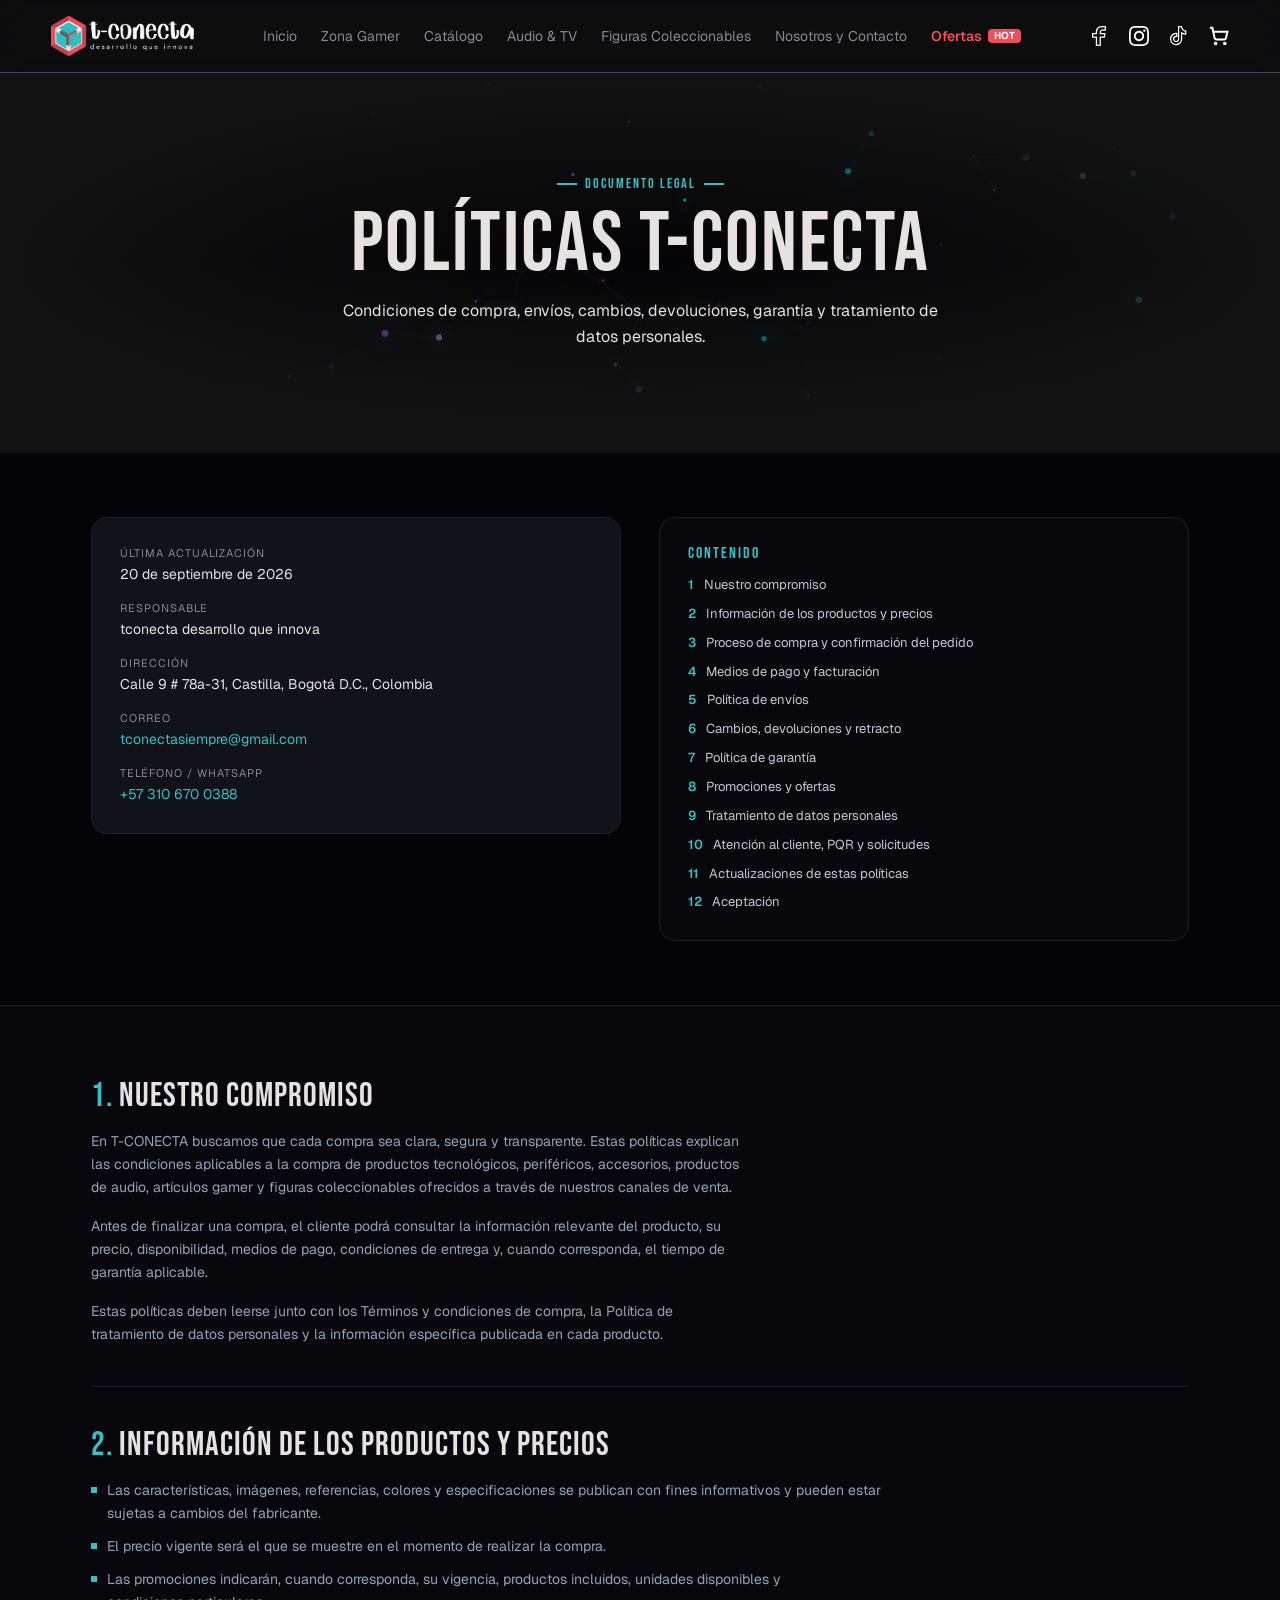
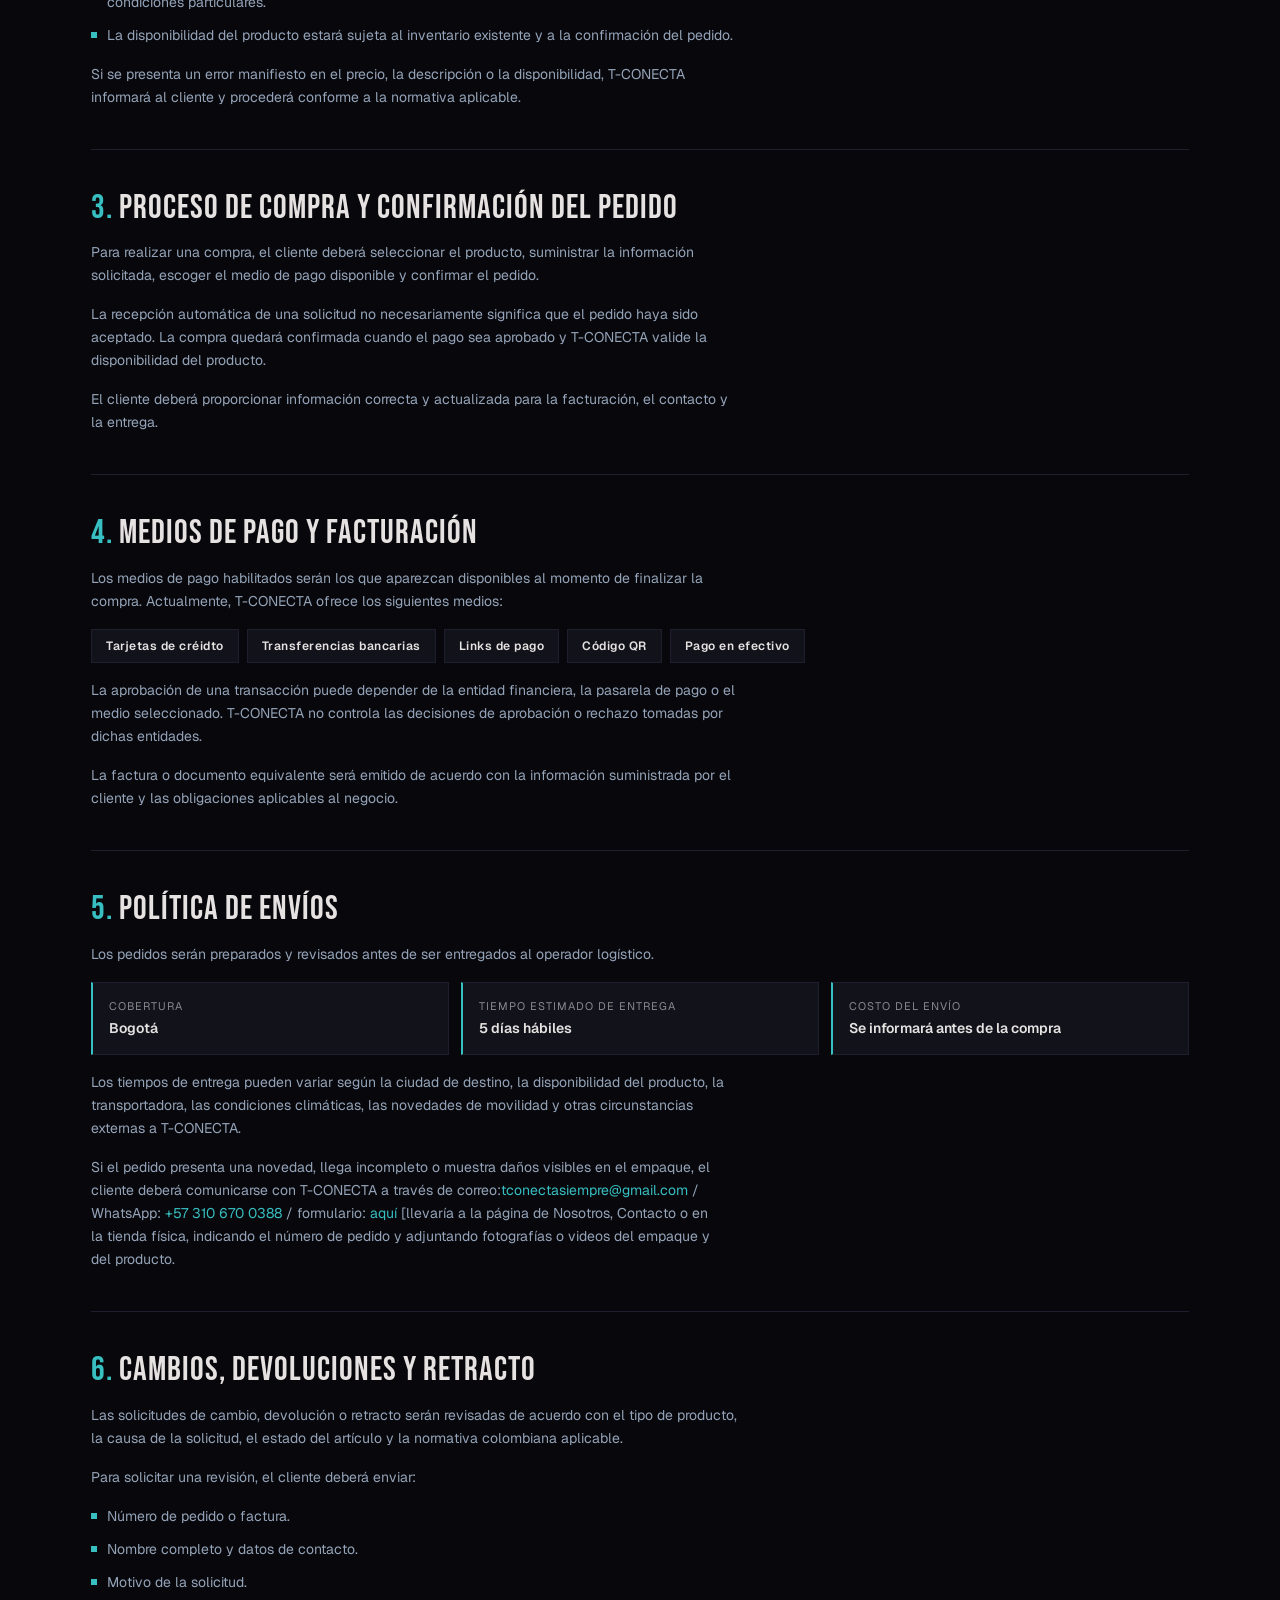
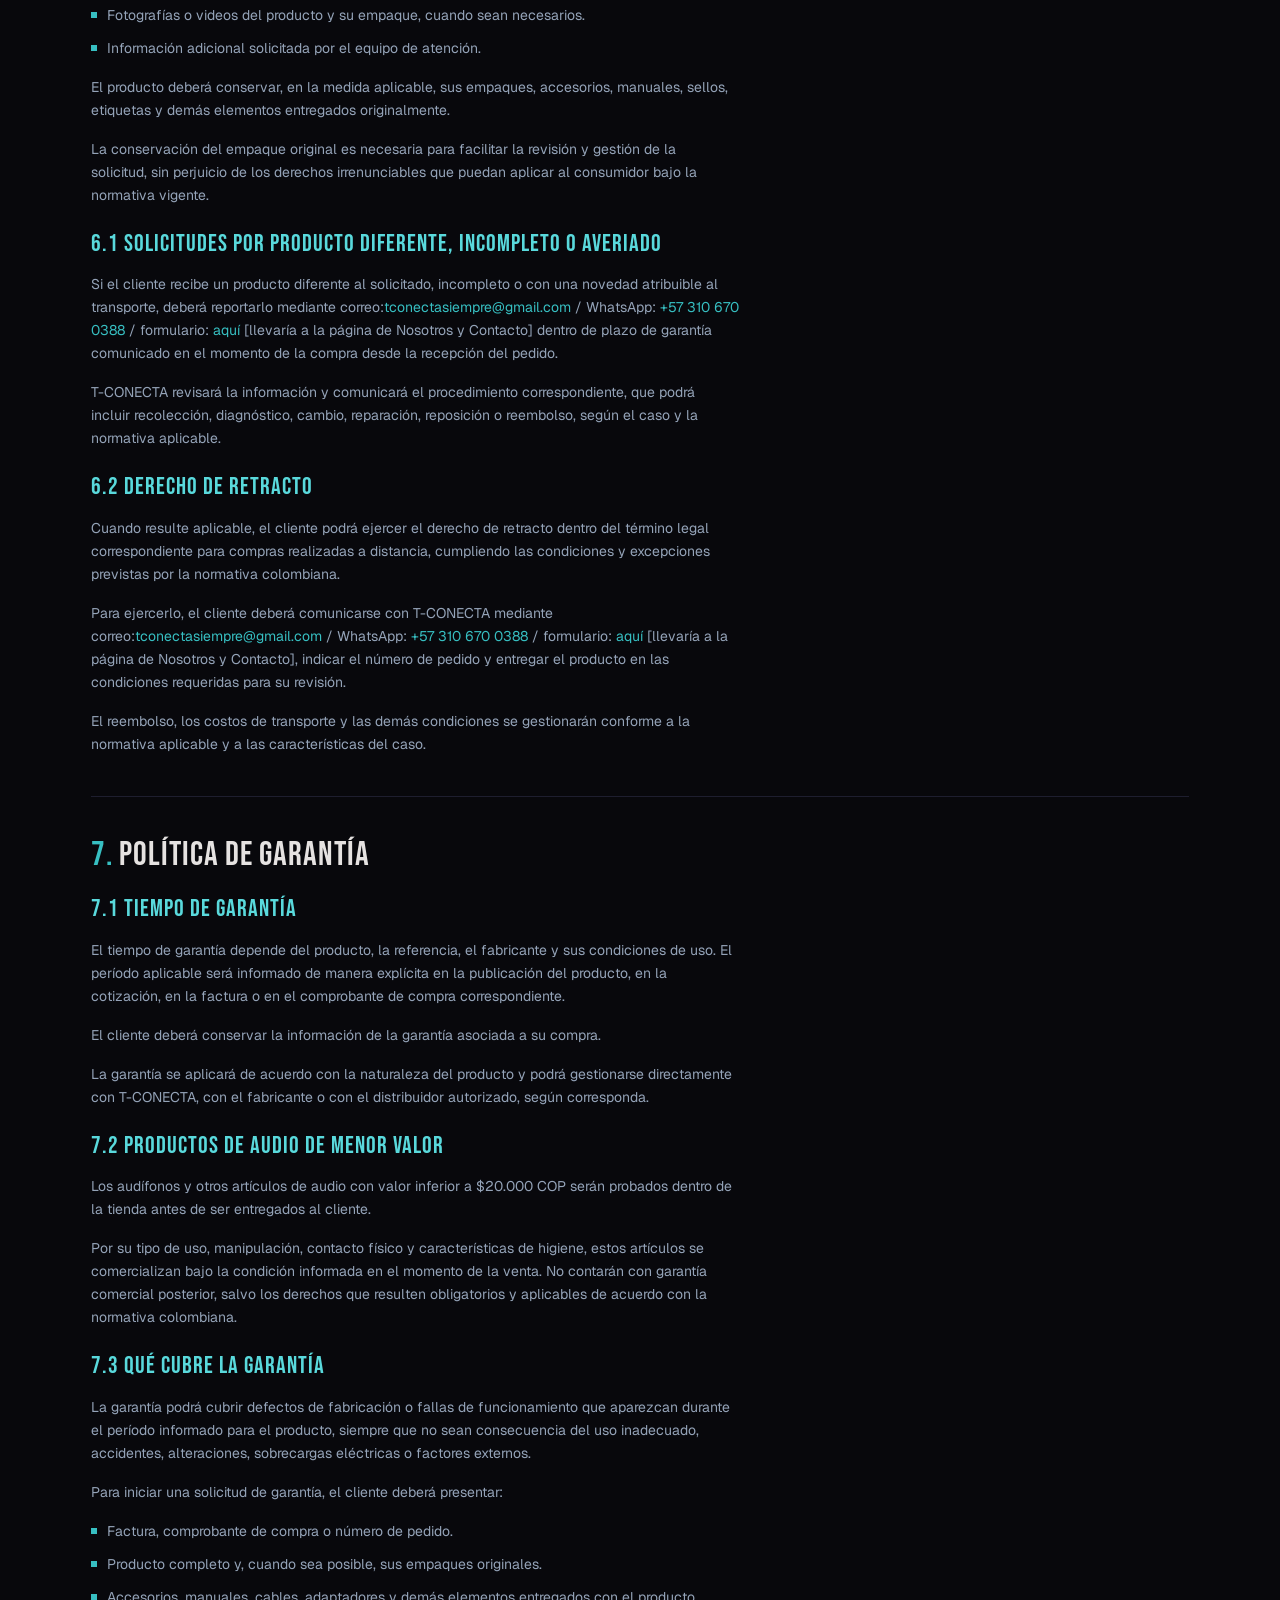
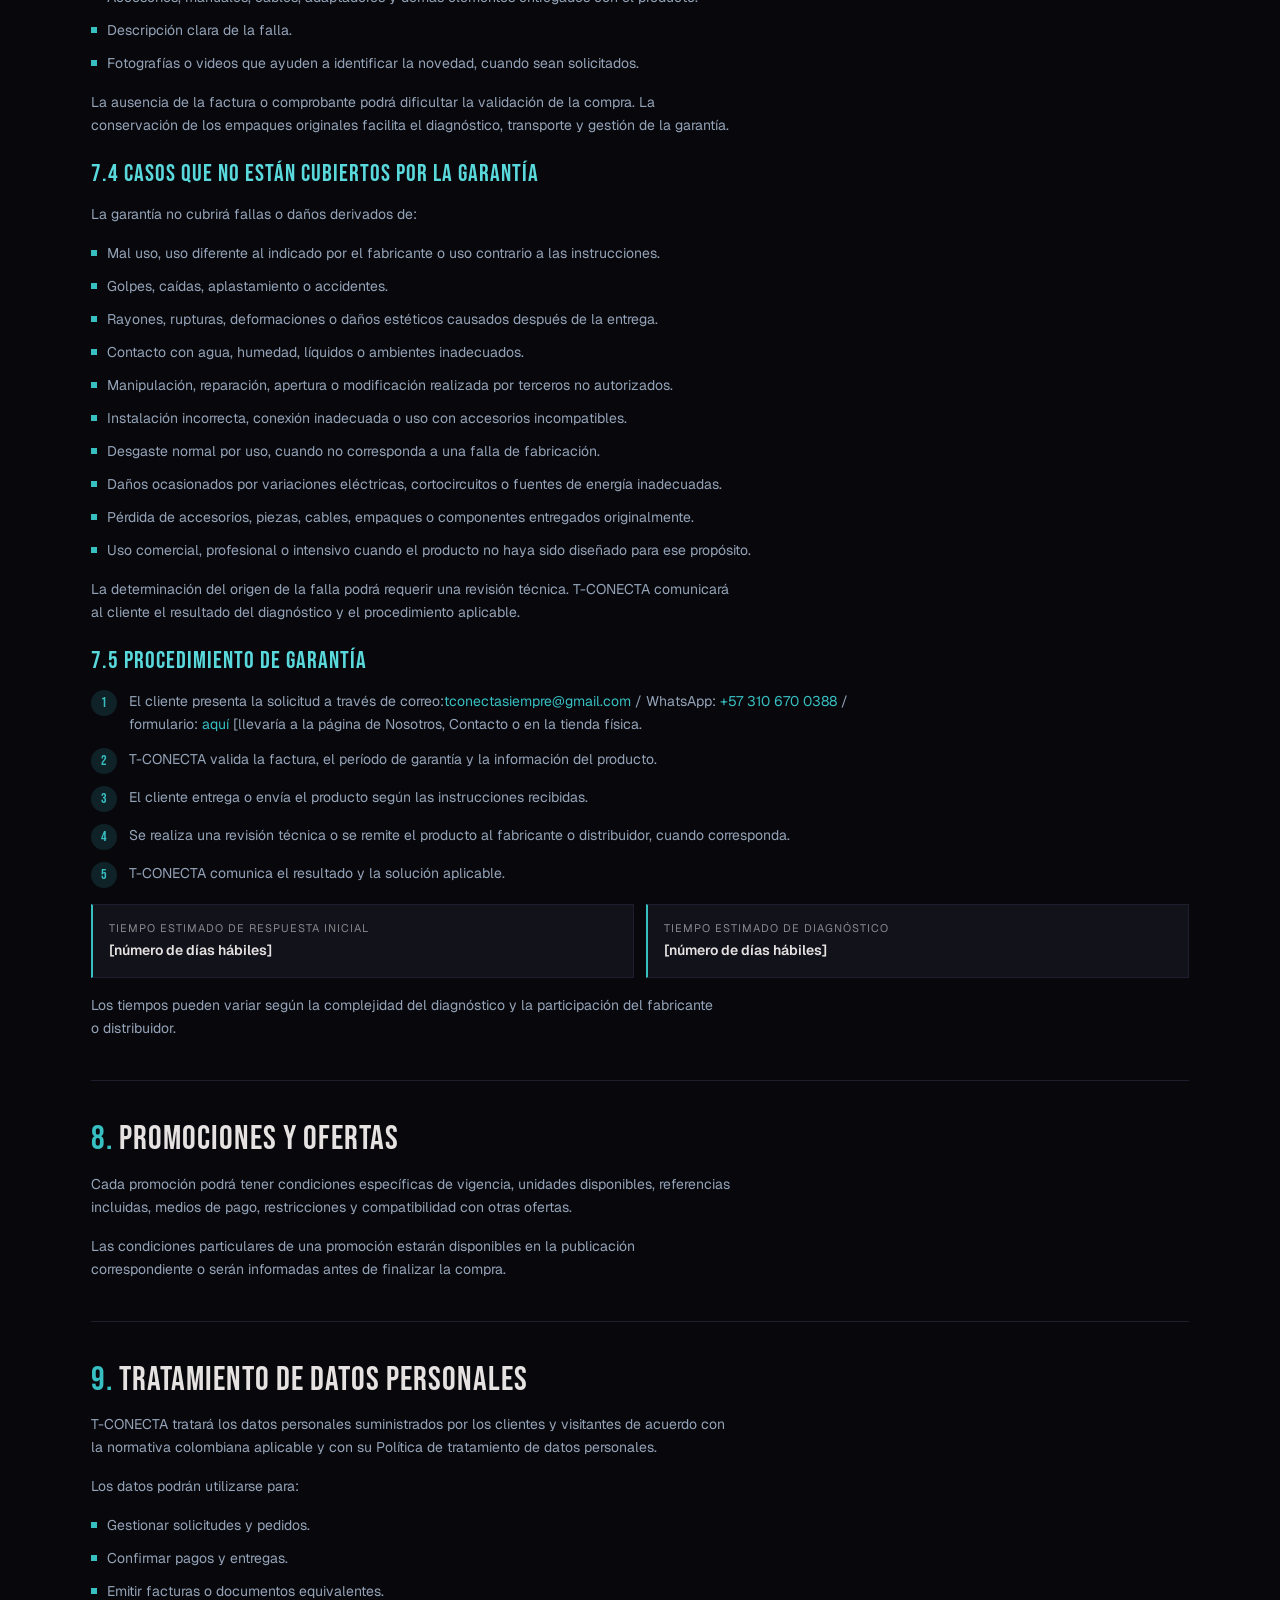
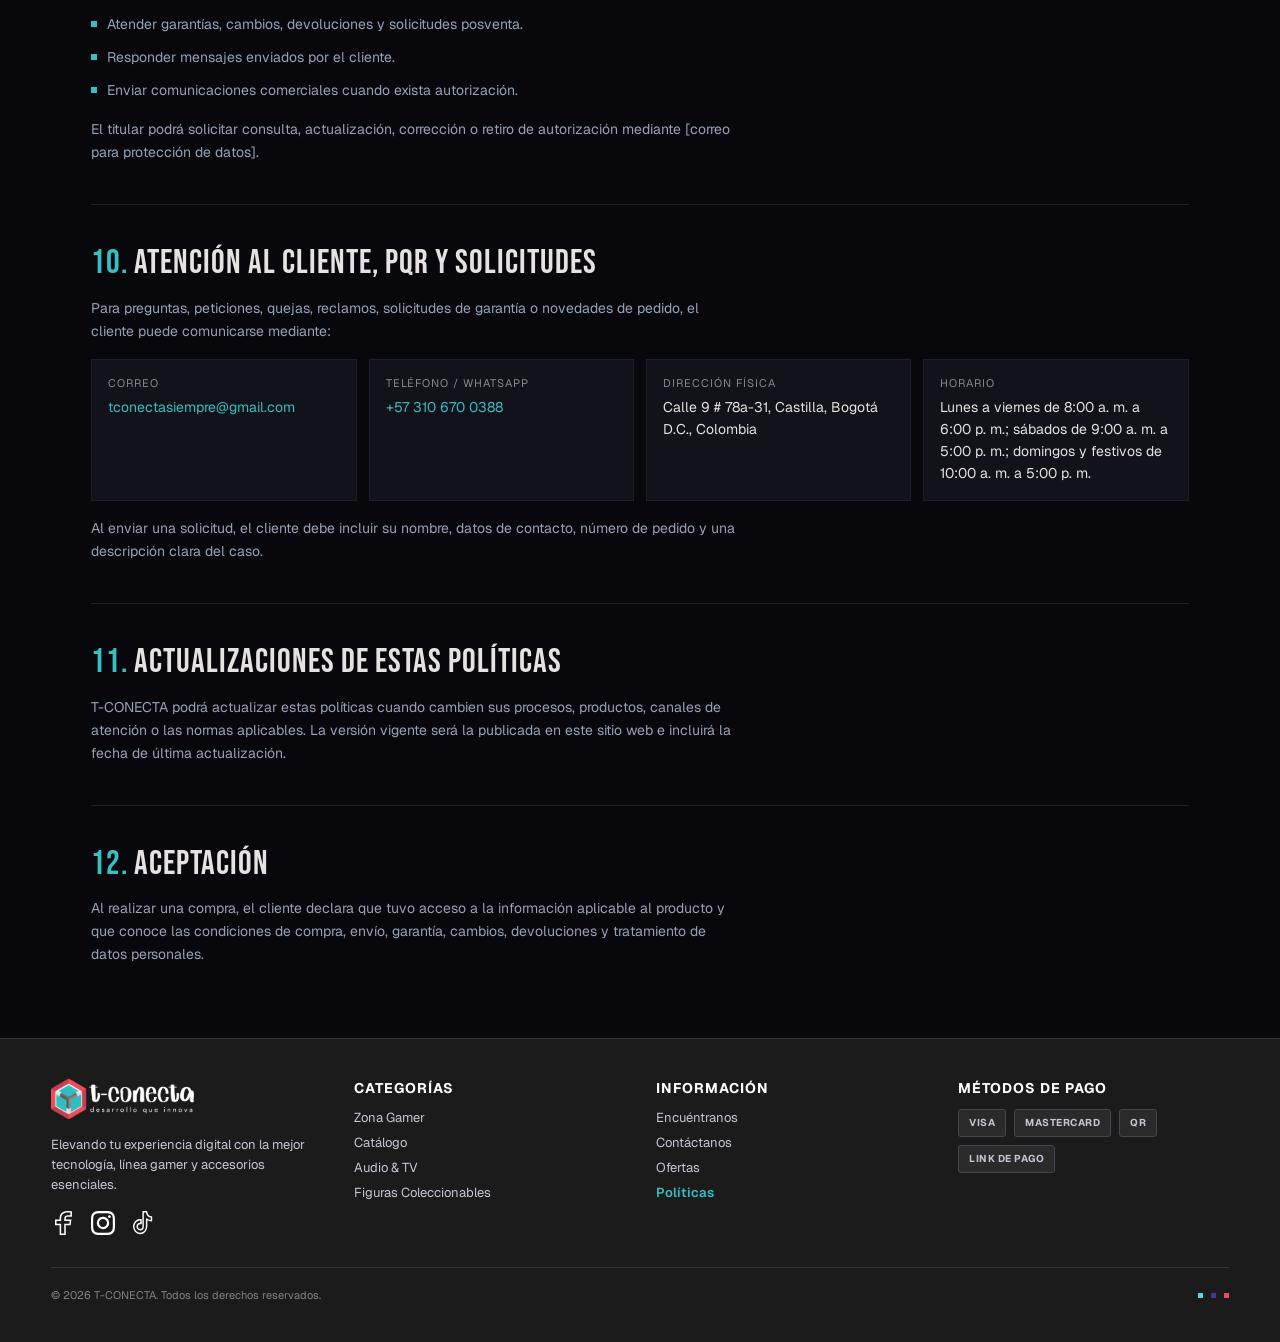
<file: politicas.html>
<!DOCTYPE html>
<html lang="es">
<head>
<meta charset="utf-8">
<meta name="viewport" content="width=device-width, initial-scale=1">
<link rel="icon" type="image/jpeg" href="assets/favicon.jpg">
<link rel="apple-touch-icon" href="assets/favicon.jpg">
<title>Políticas · T-Conecta</title>
<meta name="description" content="Políticas de compra, envíos, cambios, devoluciones, garantía y tratamiento de datos personales de T-Conecta.">
<link rel="preconnect" href="https://fonts.googleapis.com">
<link rel="preconnect" href="https://fonts.gstatic.com" crossorigin>
<link href="https://fonts.googleapis.com/css2?family=Bebas+Neue&family=Geist:wght@400..700&display=swap" rel="stylesheet">
<link rel="stylesheet" href="styles.css">
</head>
<body>
<div style="background:#040406;font-family:Geist,-apple-system,'Segoe UI',Roboto,'Helvetica Neue',Arial,sans-serif;color:#FEFEFE;min-height:100vh;overflow-x:clip">

  <header style="position:sticky;top:0;z-index:60;display:flex;flex-direction:row;justify-content:space-between;align-items:center;gap:24px;padding:16px clamp(16px,4vw,80px);background:rgba(53,53,52,0.2);backdrop-filter:blur(12px);-webkit-backdrop-filter:blur(12px);border-bottom:1px solid #484551;animation:tcDropIn .55s cubic-bezier(.22,.9,.28,1)">
    <button class="tc-mob" id="menu-open" aria-label="Abrir menú" style="display:flex;align-items:center;justify-content:center;width:44px;height:44px;margin-left:-12px;background:none;border:0;color:#FEFEFE;cursor:pointer;flex-shrink:0">
      <svg width="20" height="20" viewBox="0 0 20 20" fill="none" stroke="currentColor" stroke-width="1.6" stroke-linecap="round"><path d="M3.33 5h13.34M3.33 10h13.34M3.33 15h13.34"></path></svg>
    </button>
    <a href="index.html" style="display:block;flex-shrink:0"><img src="assets/logo-h.png" alt="T-Conecta" style="display:block;width:143px;height:auto"></a>
    <nav class="tc-desk" style="flex-direction:row;gap:24px;align-items:center;flex:1;justify-content:center;font-size:14px">
      <a href="index.html" class="nav-link" style="color:#888896">Inicio</a>
      <a href="#" class="nav-link" style="color:#888896">Zona Gamer</a>
      <a href="#" class="nav-link" style="color:#888896">Catálogo</a>
      <a href="#" class="nav-link" style="color:#888896">Audio &amp; TV</a>
      <a href="#" class="nav-link" style="color:#888896">Figuras Coleccionables</a>
      <a href="nosotros.html" class="nav-link" style="color:#888896">Nosotros y Contacto</a>
      <a href="#" style="display:flex;flex-direction:row;gap:6px;align-items:center;color:#F04D5A;font-weight:600;cursor:pointer" class="nav-link">Ofertas<span style="display:inline-flex;padding:2px 6px;border-radius:4px;background:#F04D5A;color:#FEFEFE;font-size:10px;font-weight:700;line-height:1">HOT</span></a>
    </nav>
    <span class="tc-mob" style="display:inline-flex;padding:4px 10px;border-radius:6px;background:#F04D5A;align-items:center;flex-shrink:0;font-size:11px;font-weight:700;line-height:1;color:#FEFEFE">OFERTAS HOT</span>
    <div class="tc-desk" style="flex-direction:row;gap:20px;align-items:center;flex-shrink:0;color:#FEFEFE">
      <a href="#" aria-label="Facebook" style="display:flex;align-items:center;justify-content:center;width:20px;height:20px"><img src="assets/ico-facebook.svg" alt="" style="width:100%;height:100%;object-fit:contain"></a>
      <a href="#" aria-label="Instagram" style="display:flex;align-items:center;justify-content:center;width:20px;height:20px"><img src="assets/ico-instagram.svg" alt="" style="width:100%;height:100%;object-fit:contain"></a>
      <a href="#" aria-label="TikTok" style="display:flex;align-items:center;justify-content:center;width:20px;height:20px"><img src="assets/ico-tiktok.svg" alt="" style="width:100%;height:100%;object-fit:contain"></a>
      <a href="#" aria-label="Carrito" style="display:flex;align-items:center;justify-content:center;width:20px;height:20px"><img src="assets/ico-carrito.svg" alt="" style="width:100%;height:100%;object-fit:contain"></a>
    </div>
  </header>

  
    <div id="mobile-menu" hidden style="position:fixed;inset:0;z-index:90;background:#040406;display:flex;flex-direction:column;justify-content:space-between;overflow-y:auto">
      <div style="display:flex;flex-direction:column;gap:20px">
        <div style="display:flex;flex-direction:row;padding:24px 16px 12px;justify-content:space-between;align-items:center">
          <img src="assets/logo-h.png" alt="T-Conecta" style="display:block;width:143px;height:auto">
        </div>
        <nav style="display:flex;flex-direction:column;padding:8px 16px">
                    <a href="index.html" data-menu-close style="display:flex;flex-direction:row;padding:16px 8px;justify-content:space-between;align-items:center;border-bottom:1px solid rgba(255,255,255,0.102);font-size:18px;min-height:44px;box-sizing:border-box;color:#FEFEFE;font-weight:500;">Inicio<svg width="14" height="14" viewBox="0 0 14 14" fill="none" stroke="#858A8C" stroke-width="1" stroke-linecap="round" stroke-linejoin="round"><path d="M5.25 3.5 8.75 7l-3.5 3.5"></path></svg></a>
          <a href="#" data-menu-close style="display:flex;flex-direction:row;padding:16px 8px;justify-content:space-between;align-items:center;border-bottom:1px solid rgba(255,255,255,0.102);font-size:18px;min-height:44px;box-sizing:border-box;color:#FEFEFE;font-weight:500;">Zona Gamer<svg width="14" height="14" viewBox="0 0 14 14" fill="none" stroke="#858A8C" stroke-width="1" stroke-linecap="round" stroke-linejoin="round"><path d="M5.25 3.5 8.75 7l-3.5 3.5"></path></svg></a>
          <a href="#" data-menu-close style="display:flex;flex-direction:row;padding:16px 8px;justify-content:space-between;align-items:center;border-bottom:1px solid rgba(255,255,255,0.102);font-size:18px;min-height:44px;box-sizing:border-box;color:#FEFEFE;font-weight:500;">Catálogo<svg width="14" height="14" viewBox="0 0 14 14" fill="none" stroke="#858A8C" stroke-width="1" stroke-linecap="round" stroke-linejoin="round"><path d="M5.25 3.5 8.75 7l-3.5 3.5"></path></svg></a>
          <a href="#" data-menu-close style="display:flex;flex-direction:row;padding:16px 8px;justify-content:space-between;align-items:center;border-bottom:1px solid rgba(255,255,255,0.102);font-size:18px;min-height:44px;box-sizing:border-box;color:#FEFEFE;font-weight:500;">Audio &amp; TV<svg width="14" height="14" viewBox="0 0 14 14" fill="none" stroke="#858A8C" stroke-width="1" stroke-linecap="round" stroke-linejoin="round"><path d="M5.25 3.5 8.75 7l-3.5 3.5"></path></svg></a>
          <a href="#" data-menu-close style="display:flex;flex-direction:row;padding:16px 8px;justify-content:space-between;align-items:center;border-bottom:1px solid rgba(255,255,255,0.102);font-size:18px;min-height:44px;box-sizing:border-box;color:#FEFEFE;font-weight:500;">Figuras Coleccionables<svg width="14" height="14" viewBox="0 0 14 14" fill="none" stroke="#858A8C" stroke-width="1" stroke-linecap="round" stroke-linejoin="round"><path d="M5.25 3.5 8.75 7l-3.5 3.5"></path></svg></a>
          <a href="nosotros.html" data-menu-close style="display:flex;flex-direction:row;padding:16px 8px;justify-content:space-between;align-items:center;border-bottom:1px solid rgba(255,255,255,0.102);font-size:18px;min-height:44px;box-sizing:border-box;color:#FEFEFE;font-weight:500;">Nosotros y Contacto<svg width="14" height="14" viewBox="0 0 14 14" fill="none" stroke="#858A8C" stroke-width="1" stroke-linecap="round" stroke-linejoin="round"><path d="M5.25 3.5 8.75 7l-3.5 3.5"></path></svg></a>
          <a href="#" style="display:flex;flex-direction:row;padding:16px 8px;justify-content:space-between;align-items:center;border-bottom:1px solid rgba(255,255,255,0.102);min-height:44px;box-sizing:border-box">
            <span style="display:flex;flex-direction:row;gap:12px;align-items:center"><span style="color:#FEFEFE;font-size:18px;font-weight:500">Ofertas</span><span style="display:inline-flex;padding:2px 8px;border-radius:4px;background:#F04D5A;color:#FEFEFE;font-size:10px;font-weight:700;line-height:1.3">HOT</span></span>
            <svg width="14" height="14" viewBox="0 0 14 14" fill="none" stroke="#858A8C" stroke-width="1" stroke-linecap="round" stroke-linejoin="round"><path d="M5.25 3.5 8.75 7l-3.5 3.5"></path></svg>
          </a>
        </nav>
      </div>
      <div style="position:sticky;bottom:0;z-index:2;display:flex;flex-direction:row;gap:20px;padding:24px;justify-content:space-between;align-items:flex-end;background:#12121A;border-top:1px solid rgba(255,255,255,0.102)">
        <div style="display:flex;flex-direction:column;gap:6px;min-width:0">
          <span style="font-size:11px;letter-spacing:1px;color:#858A8C;text-transform:uppercase">Soporte directo</span>
          <a href="mailto:tconectasiempre@gmail.com" style="font-size:14px;font-weight:600">tconectasiempre@gmail.com</a>
        </div>
        <button data-menu-close aria-label="Cerrar menú" style="width:44px;height:44px;display:flex;align-items:center;justify-content:center;border-radius:999px;background:#040406;border:1px solid rgba(255,255,255,0.102);color:#FEFEFE;cursor:pointer;flex-shrink:0">
          <svg width="16" height="16" viewBox="0 0 14 14" fill="none" stroke="currentColor" stroke-width="1.25" stroke-linecap="round"><circle cx="7" cy="7" r="5.8"></circle><path d="M5.2 5.2l3.6 3.6M8.8 5.2l-3.6 3.6"></path></svg>
        </button>
      </div>
    </div>
  


  <section id="top" style="position:relative;overflow:hidden;display:flex;align-items:center;justify-content:center;min-height:clamp(260px,32vw,380px);isolation:isolate">
    <canvas id="hero-canvas" data-effect="particles" style="position:absolute;inset:0;width:100%;height:100%;display:block;z-index:0;pointer-events:none"></canvas>
    <div style="position:absolute;inset:0;z-index:1;background:radial-gradient(closest-side,rgba(19,19,19,0) 0%,rgba(19,19,19,0.4) 60%,#131313 100%);pointer-events:none"></div>
    <div style="position:absolute;inset:0;z-index:1;background:linear-gradient(0deg,#131313 0%,rgba(19,19,19,0) 50%,rgba(19,19,19,0.5) 100%);pointer-events:none"></div>
    <div style="position:relative;z-index:2;width:100%;max-width:1120px;box-sizing:border-box;padding:clamp(48px,8vw,88px) clamp(16px,4vw,80px);display:flex;flex-direction:column;gap:14px;align-items:center;text-align:center">
      <span style="display:flex;flex-direction:row;gap:8px;align-items:center"><span style="width:20px;height:2px;background:#37BFC2"></span><span style="font-family:'Bebas Neue',sans-serif;font-size:14px;letter-spacing:2px;color:#37BFC2;line-height:1">DOCUMENTO LEGAL</span><span style="width:20px;height:2px;background:#37BFC2"></span></span>
      <h1 style="margin:0;font-family:'Bebas Neue',sans-serif;font-weight:400;font-size:clamp(44px,7vw,84px);line-height:0.95;letter-spacing:2px;color:#E5E2E1">POLÍTICAS T-CONECTA</h1>
      <p style="margin:0;font-size:clamp(14px,1.4vw,16px);line-height:1.6;color:#E5E2E1;max-width:64ch;text-wrap:pretty">Condiciones de compra, envíos, cambios, devoluciones, garantía y tratamiento de datos personales.</p>
    </div>
  </section>

  <section style="max-width:1200px;margin:0 auto;box-sizing:border-box;padding:clamp(32px,5vw,64px) clamp(16px,4vw,80px);display:grid;grid-template-columns:repeat(auto-fit,minmax(260px,1fr));gap:clamp(20px,3vw,40px);align-items:start">
    <div style="border-radius:16px;background:#12121A;border:1px solid #1E1E2F;padding:clamp(20px,3vw,28px);display:flex;flex-direction:column;gap:16px;box-sizing:border-box">
      <div style="display:flex;flex-direction:column;gap:4px"><span style="font-size:11px;letter-spacing:1px;text-transform:uppercase;color:#858A8C">Última actualización</span><span style="font-size:14px;line-height:21px;color:#E5E2E1">20 de septiembre de 2026</span></div>
      <div style="display:flex;flex-direction:column;gap:4px"><span style="font-size:11px;letter-spacing:1px;text-transform:uppercase;color:#858A8C">Responsable</span><span style="font-size:14px;line-height:21px;color:#E5E2E1">tconecta desarrollo que innova</span></div>
      <div style="display:flex;flex-direction:column;gap:4px"><span style="font-size:11px;letter-spacing:1px;text-transform:uppercase;color:#858A8C">Dirección</span><span style="font-size:14px;line-height:21px;color:#E5E2E1">Calle 9 # 78a-31, Castilla, Bogotá D.C., Colombia</span></div>
      <div style="display:flex;flex-direction:column;gap:4px"><span style="font-size:11px;letter-spacing:1px;text-transform:uppercase;color:#858A8C">Correo</span><span style="font-size:14px;line-height:21px;color:#E5E2E1"><a href="mailto:tconectasiempre@gmail.com" style="color:#37BFC2">tconectasiempre@gmail.com</a></span></div>
      <div style="display:flex;flex-direction:column;gap:4px"><span style="font-size:11px;letter-spacing:1px;text-transform:uppercase;color:#858A8C">Teléfono / WhatsApp</span><span style="font-size:14px;line-height:21px;color:#E5E2E1"><a href="https://wa.me/573106700388" target="_blank" rel="noopener" style="color:#37BFC2">+57 310 670 0388</a></span></div>
    </div>
    <nav aria-label="Contenido" class="tc-toc" style="border-radius:16px;background:#08080C;border:1px solid #1E1E2F;padding:clamp(20px,3vw,28px);display:flex;flex-direction:column;gap:10px;box-sizing:border-box">
      <span style="font-family:'Bebas Neue',sans-serif;font-size:16px;letter-spacing:2px;color:#37BFC2;line-height:1;margin-bottom:4px">CONTENIDO</span>
      <a href="#s1" style="display:flex;flex-direction:row;gap:10px;align-items:baseline;font-size:13px;line-height:1.45;color:#C9C4D3"><span style="color:#37BFC2;font-weight:600;flex-shrink:0">1</span><span>Nuestro compromiso</span></a>
      <a href="#s2" style="display:flex;flex-direction:row;gap:10px;align-items:baseline;font-size:13px;line-height:1.45;color:#C9C4D3"><span style="color:#37BFC2;font-weight:600;flex-shrink:0">2</span><span>Información de los productos y precios</span></a>
      <a href="#s3" style="display:flex;flex-direction:row;gap:10px;align-items:baseline;font-size:13px;line-height:1.45;color:#C9C4D3"><span style="color:#37BFC2;font-weight:600;flex-shrink:0">3</span><span>Proceso de compra y confirmación del pedido</span></a>
      <a href="#s4" style="display:flex;flex-direction:row;gap:10px;align-items:baseline;font-size:13px;line-height:1.45;color:#C9C4D3"><span style="color:#37BFC2;font-weight:600;flex-shrink:0">4</span><span>Medios de pago y facturación</span></a>
      <a href="#s5" style="display:flex;flex-direction:row;gap:10px;align-items:baseline;font-size:13px;line-height:1.45;color:#C9C4D3"><span style="color:#37BFC2;font-weight:600;flex-shrink:0">5</span><span>Política de envíos</span></a>
      <a href="#s6" style="display:flex;flex-direction:row;gap:10px;align-items:baseline;font-size:13px;line-height:1.45;color:#C9C4D3"><span style="color:#37BFC2;font-weight:600;flex-shrink:0">6</span><span>Cambios, devoluciones y retracto</span></a>
      <a href="#s7" style="display:flex;flex-direction:row;gap:10px;align-items:baseline;font-size:13px;line-height:1.45;color:#C9C4D3"><span style="color:#37BFC2;font-weight:600;flex-shrink:0">7</span><span>Política de garantía</span></a>
      <a href="#s8" style="display:flex;flex-direction:row;gap:10px;align-items:baseline;font-size:13px;line-height:1.45;color:#C9C4D3"><span style="color:#37BFC2;font-weight:600;flex-shrink:0">8</span><span>Promociones y ofertas</span></a>
      <a href="#s9" style="display:flex;flex-direction:row;gap:10px;align-items:baseline;font-size:13px;line-height:1.45;color:#C9C4D3"><span style="color:#37BFC2;font-weight:600;flex-shrink:0">9</span><span>Tratamiento de datos personales</span></a>
      <a href="#s10" style="display:flex;flex-direction:row;gap:10px;align-items:baseline;font-size:13px;line-height:1.45;color:#C9C4D3"><span style="color:#37BFC2;font-weight:600;flex-shrink:0">10</span><span>Atención al cliente, PQR y solicitudes</span></a>
      <a href="#s11" style="display:flex;flex-direction:row;gap:10px;align-items:baseline;font-size:13px;line-height:1.45;color:#C9C4D3"><span style="color:#37BFC2;font-weight:600;flex-shrink:0">11</span><span>Actualizaciones de estas políticas</span></a>
      <a href="#s12" style="display:flex;flex-direction:row;gap:10px;align-items:baseline;font-size:13px;line-height:1.45;color:#C9C4D3"><span style="color:#37BFC2;font-weight:600;flex-shrink:0">12</span><span>Aceptación</span></a>
    </nav>
  </section>

  <section style="background:#08080C;border-top:1px solid #1E1E2F">
    <div style="max-width:1200px;margin:0 auto;box-sizing:border-box;padding:clamp(40px,6vw,72px) clamp(16px,4vw,80px);display:flex;flex-direction:column;gap:40px">
    <div style="display:flex;flex-direction:column;gap:16px;padding-bottom:40px;border-bottom:1px solid #1E1E2F">
      <h2 id="s1" style="margin:0;scroll-margin-top:100px;font-family:'Bebas Neue',sans-serif;font-weight:400;font-size:clamp(26px,3vw,34px);letter-spacing:1px;color:#E5E2E1;line-height:1.05"><span style="color:#37BFC2">1.</span> Nuestro compromiso</h2>
      <p style="margin:0;font-size:14px;line-height:23px;color:#94A3B8;max-width:72ch;text-wrap:pretty">En T-CONECTA buscamos que cada compra sea clara, segura y transparente. Estas políticas explican las condiciones aplicables a la compra de productos tecnológicos, periféricos, accesorios, productos de audio, artículos gamer y figuras coleccionables ofrecidos a través de nuestros canales de venta.</p>
      <p style="margin:0;font-size:14px;line-height:23px;color:#94A3B8;max-width:72ch;text-wrap:pretty">Antes de finalizar una compra, el cliente podrá consultar la información relevante del producto, su precio, disponibilidad, medios de pago, condiciones de entrega y, cuando corresponda, el tiempo de garantía aplicable.</p>
      <p style="margin:0;font-size:14px;line-height:23px;color:#94A3B8;max-width:72ch;text-wrap:pretty">Estas políticas deben leerse junto con los Términos y condiciones de compra, la Política de tratamiento de datos personales y la información específica publicada en cada producto.</p>
    </div>

    <div style="display:flex;flex-direction:column;gap:16px;padding-bottom:40px;border-bottom:1px solid #1E1E2F">
      <h2 id="s2" style="margin:0;scroll-margin-top:100px;font-family:'Bebas Neue',sans-serif;font-weight:400;font-size:clamp(26px,3vw,34px);letter-spacing:1px;color:#E5E2E1;line-height:1.05"><span style="color:#37BFC2">2.</span> Información de los productos y precios</h2>
      <ul style="margin:0;padding:0;list-style:none;display:flex;flex-direction:column;gap:10px;max-width:72ch"><li style="display:flex;flex-direction:row;gap:10px;align-items:flex-start"><span style="width:6px;height:6px;margin-top:8px;background:#37BFC2;flex-shrink:0"></span><span style="font-size:14px;line-height:23px;color:#94A3B8;text-wrap:pretty">Las características, imágenes, referencias, colores y especificaciones se publican con fines informativos y pueden estar sujetas a cambios del fabricante.</span></li><li style="display:flex;flex-direction:row;gap:10px;align-items:flex-start"><span style="width:6px;height:6px;margin-top:8px;background:#37BFC2;flex-shrink:0"></span><span style="font-size:14px;line-height:23px;color:#94A3B8;text-wrap:pretty">El precio vigente será el que se muestre en el momento de realizar la compra.</span></li><li style="display:flex;flex-direction:row;gap:10px;align-items:flex-start"><span style="width:6px;height:6px;margin-top:8px;background:#37BFC2;flex-shrink:0"></span><span style="font-size:14px;line-height:23px;color:#94A3B8;text-wrap:pretty">Las promociones indicarán, cuando corresponda, su vigencia, productos incluidos, unidades disponibles y condiciones particulares.</span></li><li style="display:flex;flex-direction:row;gap:10px;align-items:flex-start"><span style="width:6px;height:6px;margin-top:8px;background:#37BFC2;flex-shrink:0"></span><span style="font-size:14px;line-height:23px;color:#94A3B8;text-wrap:pretty">La disponibilidad del producto estará sujeta al inventario existente y a la confirmación del pedido.</span></li></ul>
      <p style="margin:0;font-size:14px;line-height:23px;color:#94A3B8;max-width:72ch;text-wrap:pretty">Si se presenta un error manifiesto en el precio, la descripción o la disponibilidad, T-CONECTA informará al cliente y procederá conforme a la normativa aplicable.</p>
    </div>

    <div style="display:flex;flex-direction:column;gap:16px;padding-bottom:40px;border-bottom:1px solid #1E1E2F">
      <h2 id="s3" style="margin:0;scroll-margin-top:100px;font-family:'Bebas Neue',sans-serif;font-weight:400;font-size:clamp(26px,3vw,34px);letter-spacing:1px;color:#E5E2E1;line-height:1.05"><span style="color:#37BFC2">3.</span> Proceso de compra y confirmación del pedido</h2>
      <p style="margin:0;font-size:14px;line-height:23px;color:#94A3B8;max-width:72ch;text-wrap:pretty">Para realizar una compra, el cliente deberá seleccionar el producto, suministrar la información solicitada, escoger el medio de pago disponible y confirmar el pedido.</p>
      <p style="margin:0;font-size:14px;line-height:23px;color:#94A3B8;max-width:72ch;text-wrap:pretty">La recepción automática de una solicitud no necesariamente significa que el pedido haya sido aceptado. La compra quedará confirmada cuando el pago sea aprobado y T-CONECTA valide la disponibilidad del producto.</p>
      <p style="margin:0;font-size:14px;line-height:23px;color:#94A3B8;max-width:72ch;text-wrap:pretty">El cliente deberá proporcionar información correcta y actualizada para la facturación, el contacto y la entrega.</p>
    </div>

    <div style="display:flex;flex-direction:column;gap:16px;padding-bottom:40px;border-bottom:1px solid #1E1E2F">
      <h2 id="s4" style="margin:0;scroll-margin-top:100px;font-family:'Bebas Neue',sans-serif;font-weight:400;font-size:clamp(26px,3vw,34px);letter-spacing:1px;color:#E5E2E1;line-height:1.05"><span style="color:#37BFC2">4.</span> Medios de pago y facturación</h2>
      <p style="margin:0;font-size:14px;line-height:23px;color:#94A3B8;max-width:72ch;text-wrap:pretty">Los medios de pago habilitados serán los que aparezcan disponibles al momento de finalizar la compra. Actualmente, T-CONECTA ofrece los siguientes medios:</p>
      <div style="display:flex;flex-direction:row;flex-wrap:wrap;gap:8px"><span style="display:inline-flex;align-items:center;padding:8px 14px;border:1px solid #1E1E2F;background:#12121A;font-size:12px;font-weight:600;letter-spacing:0.5px;color:#E5E2E1">Tarjetas de créidto</span><span style="display:inline-flex;align-items:center;padding:8px 14px;border:1px solid #1E1E2F;background:#12121A;font-size:12px;font-weight:600;letter-spacing:0.5px;color:#E5E2E1">Transferencias bancarias</span><span style="display:inline-flex;align-items:center;padding:8px 14px;border:1px solid #1E1E2F;background:#12121A;font-size:12px;font-weight:600;letter-spacing:0.5px;color:#E5E2E1">Links de pago</span><span style="display:inline-flex;align-items:center;padding:8px 14px;border:1px solid #1E1E2F;background:#12121A;font-size:12px;font-weight:600;letter-spacing:0.5px;color:#E5E2E1">Código QR</span><span style="display:inline-flex;align-items:center;padding:8px 14px;border:1px solid #1E1E2F;background:#12121A;font-size:12px;font-weight:600;letter-spacing:0.5px;color:#E5E2E1">Pago en efectivo</span></div>
      <p style="margin:0;font-size:14px;line-height:23px;color:#94A3B8;max-width:72ch;text-wrap:pretty">La aprobación de una transacción puede depender de la entidad financiera, la pasarela de pago o el medio seleccionado. T-CONECTA no controla las decisiones de aprobación o rechazo tomadas por dichas entidades.</p>
      <p style="margin:0;font-size:14px;line-height:23px;color:#94A3B8;max-width:72ch;text-wrap:pretty">La factura o documento equivalente será emitido de acuerdo con la información suministrada por el cliente y las obligaciones aplicables al negocio.</p>
    </div>

    <div style="display:flex;flex-direction:column;gap:16px;padding-bottom:40px;border-bottom:1px solid #1E1E2F">
      <h2 id="s5" style="margin:0;scroll-margin-top:100px;font-family:'Bebas Neue',sans-serif;font-weight:400;font-size:clamp(26px,3vw,34px);letter-spacing:1px;color:#E5E2E1;line-height:1.05"><span style="color:#37BFC2">5.</span> Política de envíos</h2>
      <p style="margin:0;font-size:14px;line-height:23px;color:#94A3B8;max-width:72ch;text-wrap:pretty">Los pedidos serán preparados y revisados antes de ser entregados al operador logístico.</p>
      <div style="display:grid;grid-template-columns:repeat(auto-fit,minmax(200px,1fr));gap:12px"><div style="display:flex;flex-direction:column;gap:6px;padding:16px;background:#12121A;border:1px solid #1E1E2F;border-left:2px solid #37BFC2"><span style="font-size:11px;letter-spacing:1px;text-transform:uppercase;color:#858A8C">Cobertura</span><span style="font-size:14px;font-weight:600;color:#E5E2E1;line-height:1.4">Bogotá</span></div><div style="display:flex;flex-direction:column;gap:6px;padding:16px;background:#12121A;border:1px solid #1E1E2F;border-left:2px solid #37BFC2"><span style="font-size:11px;letter-spacing:1px;text-transform:uppercase;color:#858A8C">Tiempo estimado de entrega</span><span style="font-size:14px;font-weight:600;color:#E5E2E1;line-height:1.4">5 días hábiles</span></div><div style="display:flex;flex-direction:column;gap:6px;padding:16px;background:#12121A;border:1px solid #1E1E2F;border-left:2px solid #37BFC2"><span style="font-size:11px;letter-spacing:1px;text-transform:uppercase;color:#858A8C">Costo del envío</span><span style="font-size:14px;font-weight:600;color:#E5E2E1;line-height:1.4">Se informará antes de la compra</span></div></div>
      <p style="margin:0;font-size:14px;line-height:23px;color:#94A3B8;max-width:72ch;text-wrap:pretty">Los tiempos de entrega pueden variar según la ciudad de destino, la disponibilidad del producto, la transportadora, las condiciones climáticas, las novedades de movilidad y otras circunstancias externas a T-CONECTA.</p>
      <p style="margin:0;font-size:14px;line-height:23px;color:#94A3B8;max-width:72ch;text-wrap:pretty">Si el pedido presenta una novedad, llega incompleto o muestra daños visibles en el empaque, el cliente deberá comunicarse con T-CONECTA a través de correo:<a href="mailto:tconectasiempre@gmail.com" style="color:#37BFC2">tconectasiempre@gmail.com</a> / WhatsApp: <a href="https://wa.me/573106700388" target="_blank" rel="noopener" style="color:#37BFC2">+57 310 670 0388</a> / formulario: <a href="nosotros.html#contacto" style="color:#37BFC2">aquí</a> [llevaría a la página de Nosotros, Contacto o en la tienda física, indicando el número de pedido y adjuntando fotografías o videos del empaque y del producto.</p>
    </div>

    <div style="display:flex;flex-direction:column;gap:16px;padding-bottom:40px;border-bottom:1px solid #1E1E2F">
      <h2 id="s6" style="margin:0;scroll-margin-top:100px;font-family:'Bebas Neue',sans-serif;font-weight:400;font-size:clamp(26px,3vw,34px);letter-spacing:1px;color:#E5E2E1;line-height:1.05"><span style="color:#37BFC2">6.</span> Cambios, devoluciones y retracto</h2>
      <p style="margin:0;font-size:14px;line-height:23px;color:#94A3B8;max-width:72ch;text-wrap:pretty">Las solicitudes de cambio, devolución o retracto serán revisadas de acuerdo con el tipo de producto, la causa de la solicitud, el estado del artículo y la normativa colombiana aplicable.</p>
      <p style="margin:0;font-size:14px;line-height:23px;color:#94A3B8;max-width:72ch;text-wrap:pretty">Para solicitar una revisión, el cliente deberá enviar:</p>
      <ul style="margin:0;padding:0;list-style:none;display:flex;flex-direction:column;gap:10px;max-width:72ch"><li style="display:flex;flex-direction:row;gap:10px;align-items:flex-start"><span style="width:6px;height:6px;margin-top:8px;background:#37BFC2;flex-shrink:0"></span><span style="font-size:14px;line-height:23px;color:#94A3B8;text-wrap:pretty">Número de pedido o factura.</span></li><li style="display:flex;flex-direction:row;gap:10px;align-items:flex-start"><span style="width:6px;height:6px;margin-top:8px;background:#37BFC2;flex-shrink:0"></span><span style="font-size:14px;line-height:23px;color:#94A3B8;text-wrap:pretty">Nombre completo y datos de contacto.</span></li><li style="display:flex;flex-direction:row;gap:10px;align-items:flex-start"><span style="width:6px;height:6px;margin-top:8px;background:#37BFC2;flex-shrink:0"></span><span style="font-size:14px;line-height:23px;color:#94A3B8;text-wrap:pretty">Motivo de la solicitud.</span></li><li style="display:flex;flex-direction:row;gap:10px;align-items:flex-start"><span style="width:6px;height:6px;margin-top:8px;background:#37BFC2;flex-shrink:0"></span><span style="font-size:14px;line-height:23px;color:#94A3B8;text-wrap:pretty">Fotografías o videos del producto y su empaque, cuando sean necesarios.</span></li><li style="display:flex;flex-direction:row;gap:10px;align-items:flex-start"><span style="width:6px;height:6px;margin-top:8px;background:#37BFC2;flex-shrink:0"></span><span style="font-size:14px;line-height:23px;color:#94A3B8;text-wrap:pretty">Información adicional solicitada por el equipo de atención.</span></li></ul>
      <p style="margin:0;font-size:14px;line-height:23px;color:#94A3B8;max-width:72ch;text-wrap:pretty">El producto deberá conservar, en la medida aplicable, sus empaques, accesorios, manuales, sellos, etiquetas y demás elementos entregados originalmente.</p>
      <p style="margin:0;font-size:14px;line-height:23px;color:#94A3B8;max-width:72ch;text-wrap:pretty">La conservación del empaque original es necesaria para facilitar la revisión y gestión de la solicitud, sin perjuicio de los derechos irrenunciables que puedan aplicar al consumidor bajo la normativa vigente.</p>
      <h3 style="margin:8px 0 0;font-family:'Bebas Neue',sans-serif;font-weight:400;font-size:clamp(20px,2.2vw,24px);letter-spacing:1px;color:#59D9DC;line-height:1.1">6.1 Solicitudes por producto diferente, incompleto o averiado</h3>
      <p style="margin:0;font-size:14px;line-height:23px;color:#94A3B8;max-width:72ch;text-wrap:pretty">Si el cliente recibe un producto diferente al solicitado, incompleto o con una novedad atribuible al transporte, deberá reportarlo mediante correo:<a href="mailto:tconectasiempre@gmail.com" style="color:#37BFC2">tconectasiempre@gmail.com</a> / WhatsApp: <a href="https://wa.me/573106700388" target="_blank" rel="noopener" style="color:#37BFC2">+57 310 670 0388</a> / formulario: <a href="nosotros.html#contacto" style="color:#37BFC2">aquí</a> [llevaría a la página de Nosotros y Contacto] dentro de plazo de garantía comunicado en el momento de la compra desde la recepción del pedido.</p>
      <p style="margin:0;font-size:14px;line-height:23px;color:#94A3B8;max-width:72ch;text-wrap:pretty">T-CONECTA revisará la información y comunicará el procedimiento correspondiente, que podrá incluir recolección, diagnóstico, cambio, reparación, reposición o reembolso, según el caso y la normativa aplicable.</p>
      <h3 style="margin:8px 0 0;font-family:'Bebas Neue',sans-serif;font-weight:400;font-size:clamp(20px,2.2vw,24px);letter-spacing:1px;color:#59D9DC;line-height:1.1">6.2 Derecho de retracto</h3>
      <p style="margin:0;font-size:14px;line-height:23px;color:#94A3B8;max-width:72ch;text-wrap:pretty">Cuando resulte aplicable, el cliente podrá ejercer el derecho de retracto dentro del término legal correspondiente para compras realizadas a distancia, cumpliendo las condiciones y excepciones previstas por la normativa colombiana.</p>
      <p style="margin:0;font-size:14px;line-height:23px;color:#94A3B8;max-width:72ch;text-wrap:pretty">Para ejercerlo, el cliente deberá comunicarse con T-CONECTA mediante correo:<a href="mailto:tconectasiempre@gmail.com" style="color:#37BFC2">tconectasiempre@gmail.com</a> / WhatsApp: <a href="https://wa.me/573106700388" target="_blank" rel="noopener" style="color:#37BFC2">+57 310 670 0388</a> / formulario: <a href="nosotros.html#contacto" style="color:#37BFC2">aquí</a> [llevaría a la página de Nosotros y Contacto], indicar el número de pedido y entregar el producto en las condiciones requeridas para su revisión.</p>
      <p style="margin:0;font-size:14px;line-height:23px;color:#94A3B8;max-width:72ch;text-wrap:pretty">El reembolso, los costos de transporte y las demás condiciones se gestionarán conforme a la normativa aplicable y a las características del caso.</p>
    </div>

    <div style="display:flex;flex-direction:column;gap:16px;padding-bottom:40px;border-bottom:1px solid #1E1E2F">
      <h2 id="s7" style="margin:0;scroll-margin-top:100px;font-family:'Bebas Neue',sans-serif;font-weight:400;font-size:clamp(26px,3vw,34px);letter-spacing:1px;color:#E5E2E1;line-height:1.05"><span style="color:#37BFC2">7.</span> Política de garantía</h2>
      <h3 style="margin:8px 0 0;font-family:'Bebas Neue',sans-serif;font-weight:400;font-size:clamp(20px,2.2vw,24px);letter-spacing:1px;color:#59D9DC;line-height:1.1">7.1 Tiempo de garantía</h3>
      <p style="margin:0;font-size:14px;line-height:23px;color:#94A3B8;max-width:72ch;text-wrap:pretty">El tiempo de garantía depende del producto, la referencia, el fabricante y sus condiciones de uso. El período aplicable será informado de manera explícita en la publicación del producto, en la cotización, en la factura o en el comprobante de compra correspondiente.</p>
      <p style="margin:0;font-size:14px;line-height:23px;color:#94A3B8;max-width:72ch;text-wrap:pretty">El cliente deberá conservar la información de la garantía asociada a su compra.</p>
      <p style="margin:0;font-size:14px;line-height:23px;color:#94A3B8;max-width:72ch;text-wrap:pretty">La garantía se aplicará de acuerdo con la naturaleza del producto y podrá gestionarse directamente con T-CONECTA, con el fabricante o con el distribuidor autorizado, según corresponda.</p>
      <h3 style="margin:8px 0 0;font-family:'Bebas Neue',sans-serif;font-weight:400;font-size:clamp(20px,2.2vw,24px);letter-spacing:1px;color:#59D9DC;line-height:1.1">7.2 Productos de audio de menor valor</h3>
      <p style="margin:0;font-size:14px;line-height:23px;color:#94A3B8;max-width:72ch;text-wrap:pretty">Los audífonos y otros artículos de audio con valor inferior a $20.000 COP serán probados dentro de la tienda antes de ser entregados al cliente.</p>
      <p style="margin:0;font-size:14px;line-height:23px;color:#94A3B8;max-width:72ch;text-wrap:pretty">Por su tipo de uso, manipulación, contacto físico y características de higiene, estos artículos se comercializan bajo la condición informada en el momento de la venta. No contarán con garantía comercial posterior, salvo los derechos que resulten obligatorios y aplicables de acuerdo con la normativa colombiana.</p>
      <h3 style="margin:8px 0 0;font-family:'Bebas Neue',sans-serif;font-weight:400;font-size:clamp(20px,2.2vw,24px);letter-spacing:1px;color:#59D9DC;line-height:1.1">7.3 Qué cubre la garantía</h3>
      <p style="margin:0;font-size:14px;line-height:23px;color:#94A3B8;max-width:72ch;text-wrap:pretty">La garantía podrá cubrir defectos de fabricación o fallas de funcionamiento que aparezcan durante el período informado para el producto, siempre que no sean consecuencia del uso inadecuado, accidentes, alteraciones, sobrecargas eléctricas o factores externos.</p>
      <p style="margin:0;font-size:14px;line-height:23px;color:#94A3B8;max-width:72ch;text-wrap:pretty">Para iniciar una solicitud de garantía, el cliente deberá presentar:</p>
      <ul style="margin:0;padding:0;list-style:none;display:flex;flex-direction:column;gap:10px;max-width:72ch"><li style="display:flex;flex-direction:row;gap:10px;align-items:flex-start"><span style="width:6px;height:6px;margin-top:8px;background:#37BFC2;flex-shrink:0"></span><span style="font-size:14px;line-height:23px;color:#94A3B8;text-wrap:pretty">Factura, comprobante de compra o número de pedido.</span></li><li style="display:flex;flex-direction:row;gap:10px;align-items:flex-start"><span style="width:6px;height:6px;margin-top:8px;background:#37BFC2;flex-shrink:0"></span><span style="font-size:14px;line-height:23px;color:#94A3B8;text-wrap:pretty">Producto completo y, cuando sea posible, sus empaques originales.</span></li><li style="display:flex;flex-direction:row;gap:10px;align-items:flex-start"><span style="width:6px;height:6px;margin-top:8px;background:#37BFC2;flex-shrink:0"></span><span style="font-size:14px;line-height:23px;color:#94A3B8;text-wrap:pretty">Accesorios, manuales, cables, adaptadores y demás elementos entregados con el producto.</span></li><li style="display:flex;flex-direction:row;gap:10px;align-items:flex-start"><span style="width:6px;height:6px;margin-top:8px;background:#37BFC2;flex-shrink:0"></span><span style="font-size:14px;line-height:23px;color:#94A3B8;text-wrap:pretty">Descripción clara de la falla.</span></li><li style="display:flex;flex-direction:row;gap:10px;align-items:flex-start"><span style="width:6px;height:6px;margin-top:8px;background:#37BFC2;flex-shrink:0"></span><span style="font-size:14px;line-height:23px;color:#94A3B8;text-wrap:pretty">Fotografías o videos que ayuden a identificar la novedad, cuando sean solicitados.</span></li></ul>
      <p style="margin:0;font-size:14px;line-height:23px;color:#94A3B8;max-width:72ch;text-wrap:pretty">La ausencia de la factura o comprobante podrá dificultar la validación de la compra. La conservación de los empaques originales facilita el diagnóstico, transporte y gestión de la garantía.</p>
      <h3 style="margin:8px 0 0;font-family:'Bebas Neue',sans-serif;font-weight:400;font-size:clamp(20px,2.2vw,24px);letter-spacing:1px;color:#59D9DC;line-height:1.1">7.4 Casos que no están cubiertos por la garantía</h3>
      <p style="margin:0;font-size:14px;line-height:23px;color:#94A3B8;max-width:72ch;text-wrap:pretty">La garantía no cubrirá fallas o daños derivados de:</p>
      <ul style="margin:0;padding:0;list-style:none;display:flex;flex-direction:column;gap:10px;max-width:72ch"><li style="display:flex;flex-direction:row;gap:10px;align-items:flex-start"><span style="width:6px;height:6px;margin-top:8px;background:#37BFC2;flex-shrink:0"></span><span style="font-size:14px;line-height:23px;color:#94A3B8;text-wrap:pretty">Mal uso, uso diferente al indicado por el fabricante o uso contrario a las instrucciones.</span></li><li style="display:flex;flex-direction:row;gap:10px;align-items:flex-start"><span style="width:6px;height:6px;margin-top:8px;background:#37BFC2;flex-shrink:0"></span><span style="font-size:14px;line-height:23px;color:#94A3B8;text-wrap:pretty">Golpes, caídas, aplastamiento o accidentes.</span></li><li style="display:flex;flex-direction:row;gap:10px;align-items:flex-start"><span style="width:6px;height:6px;margin-top:8px;background:#37BFC2;flex-shrink:0"></span><span style="font-size:14px;line-height:23px;color:#94A3B8;text-wrap:pretty">Rayones, rupturas, deformaciones o daños estéticos causados después de la entrega.</span></li><li style="display:flex;flex-direction:row;gap:10px;align-items:flex-start"><span style="width:6px;height:6px;margin-top:8px;background:#37BFC2;flex-shrink:0"></span><span style="font-size:14px;line-height:23px;color:#94A3B8;text-wrap:pretty">Contacto con agua, humedad, líquidos o ambientes inadecuados.</span></li><li style="display:flex;flex-direction:row;gap:10px;align-items:flex-start"><span style="width:6px;height:6px;margin-top:8px;background:#37BFC2;flex-shrink:0"></span><span style="font-size:14px;line-height:23px;color:#94A3B8;text-wrap:pretty">Manipulación, reparación, apertura o modificación realizada por terceros no autorizados.</span></li><li style="display:flex;flex-direction:row;gap:10px;align-items:flex-start"><span style="width:6px;height:6px;margin-top:8px;background:#37BFC2;flex-shrink:0"></span><span style="font-size:14px;line-height:23px;color:#94A3B8;text-wrap:pretty">Instalación incorrecta, conexión inadecuada o uso con accesorios incompatibles.</span></li><li style="display:flex;flex-direction:row;gap:10px;align-items:flex-start"><span style="width:6px;height:6px;margin-top:8px;background:#37BFC2;flex-shrink:0"></span><span style="font-size:14px;line-height:23px;color:#94A3B8;text-wrap:pretty">Desgaste normal por uso, cuando no corresponda a una falla de fabricación.</span></li><li style="display:flex;flex-direction:row;gap:10px;align-items:flex-start"><span style="width:6px;height:6px;margin-top:8px;background:#37BFC2;flex-shrink:0"></span><span style="font-size:14px;line-height:23px;color:#94A3B8;text-wrap:pretty">Daños ocasionados por variaciones eléctricas, cortocircuitos o fuentes de energía inadecuadas.</span></li><li style="display:flex;flex-direction:row;gap:10px;align-items:flex-start"><span style="width:6px;height:6px;margin-top:8px;background:#37BFC2;flex-shrink:0"></span><span style="font-size:14px;line-height:23px;color:#94A3B8;text-wrap:pretty">Pérdida de accesorios, piezas, cables, empaques o componentes entregados originalmente.</span></li><li style="display:flex;flex-direction:row;gap:10px;align-items:flex-start"><span style="width:6px;height:6px;margin-top:8px;background:#37BFC2;flex-shrink:0"></span><span style="font-size:14px;line-height:23px;color:#94A3B8;text-wrap:pretty">Uso comercial, profesional o intensivo cuando el producto no haya sido diseñado para ese propósito.</span></li></ul>
      <p style="margin:0;font-size:14px;line-height:23px;color:#94A3B8;max-width:72ch;text-wrap:pretty">La determinación del origen de la falla podrá requerir una revisión técnica. T-CONECTA comunicará al cliente el resultado del diagnóstico y el procedimiento aplicable.</p>
      <h3 style="margin:8px 0 0;font-family:'Bebas Neue',sans-serif;font-weight:400;font-size:clamp(20px,2.2vw,24px);letter-spacing:1px;color:#59D9DC;line-height:1.1">7.5 Procedimiento de garantía</h3>
      <ol style="margin:0;padding:0;list-style:none;counter-reset:pasos;display:flex;flex-direction:column;gap:12px;max-width:72ch"><li style="display:flex;flex-direction:row;gap:12px;align-items:flex-start"><span style="width:26px;height:26px;flex-shrink:0;display:flex;align-items:center;justify-content:center;border-radius:100px;background:rgba(55,191,194,0.149);font-family:'Bebas Neue',sans-serif;font-size:14px;color:#37BFC2;line-height:1">1</span><span style="font-size:14px;line-height:23px;color:#94A3B8;text-wrap:pretty">El cliente presenta la solicitud a través de correo:<a href="mailto:tconectasiempre@gmail.com" style="color:#37BFC2">tconectasiempre@gmail.com</a> / WhatsApp: <a href="https://wa.me/573106700388" target="_blank" rel="noopener" style="color:#37BFC2">+57 310 670 0388</a> / formulario: <a href="nosotros.html#contacto" style="color:#37BFC2">aquí</a> [llevaría a la página de Nosotros, Contacto o en la tienda física.</span></li><li style="display:flex;flex-direction:row;gap:12px;align-items:flex-start"><span style="width:26px;height:26px;flex-shrink:0;display:flex;align-items:center;justify-content:center;border-radius:100px;background:rgba(55,191,194,0.149);font-family:'Bebas Neue',sans-serif;font-size:14px;color:#37BFC2;line-height:1">2</span><span style="font-size:14px;line-height:23px;color:#94A3B8;text-wrap:pretty">T-CONECTA valida la factura, el período de garantía y la información del producto.</span></li><li style="display:flex;flex-direction:row;gap:12px;align-items:flex-start"><span style="width:26px;height:26px;flex-shrink:0;display:flex;align-items:center;justify-content:center;border-radius:100px;background:rgba(55,191,194,0.149);font-family:'Bebas Neue',sans-serif;font-size:14px;color:#37BFC2;line-height:1">3</span><span style="font-size:14px;line-height:23px;color:#94A3B8;text-wrap:pretty">El cliente entrega o envía el producto según las instrucciones recibidas.</span></li><li style="display:flex;flex-direction:row;gap:12px;align-items:flex-start"><span style="width:26px;height:26px;flex-shrink:0;display:flex;align-items:center;justify-content:center;border-radius:100px;background:rgba(55,191,194,0.149);font-family:'Bebas Neue',sans-serif;font-size:14px;color:#37BFC2;line-height:1">4</span><span style="font-size:14px;line-height:23px;color:#94A3B8;text-wrap:pretty">Se realiza una revisión técnica o se remite el producto al fabricante o distribuidor, cuando corresponda.</span></li><li style="display:flex;flex-direction:row;gap:12px;align-items:flex-start"><span style="width:26px;height:26px;flex-shrink:0;display:flex;align-items:center;justify-content:center;border-radius:100px;background:rgba(55,191,194,0.149);font-family:'Bebas Neue',sans-serif;font-size:14px;color:#37BFC2;line-height:1">5</span><span style="font-size:14px;line-height:23px;color:#94A3B8;text-wrap:pretty">T-CONECTA comunica el resultado y la solución aplicable.</span></li></ol>
      <div style="display:grid;grid-template-columns:repeat(auto-fit,minmax(240px,1fr));gap:12px"><div style="display:flex;flex-direction:column;gap:6px;padding:16px;background:#12121A;border:1px solid #1E1E2F;border-left:2px solid #37BFC2"><span style="font-size:11px;letter-spacing:1px;text-transform:uppercase;color:#858A8C">Tiempo estimado de respuesta inicial</span><span style="font-size:14px;font-weight:600;color:#E5E2E1;line-height:1.4">[número de días hábiles]</span></div><div style="display:flex;flex-direction:column;gap:6px;padding:16px;background:#12121A;border:1px solid #1E1E2F;border-left:2px solid #37BFC2"><span style="font-size:11px;letter-spacing:1px;text-transform:uppercase;color:#858A8C">Tiempo estimado de diagnóstico</span><span style="font-size:14px;font-weight:600;color:#E5E2E1;line-height:1.4">[número de días hábiles]</span></div></div>
      <p style="margin:0;font-size:14px;line-height:23px;color:#94A3B8;max-width:72ch;text-wrap:pretty">Los tiempos pueden variar según la complejidad del diagnóstico y la participación del fabricante o distribuidor.</p>
    </div>

    <div style="display:flex;flex-direction:column;gap:16px;padding-bottom:40px;border-bottom:1px solid #1E1E2F">
      <h2 id="s8" style="margin:0;scroll-margin-top:100px;font-family:'Bebas Neue',sans-serif;font-weight:400;font-size:clamp(26px,3vw,34px);letter-spacing:1px;color:#E5E2E1;line-height:1.05"><span style="color:#37BFC2">8.</span> Promociones y ofertas</h2>
      <p style="margin:0;font-size:14px;line-height:23px;color:#94A3B8;max-width:72ch;text-wrap:pretty">Cada promoción podrá tener condiciones específicas de vigencia, unidades disponibles, referencias incluidas, medios de pago, restricciones y compatibilidad con otras ofertas.</p>
      <p style="margin:0;font-size:14px;line-height:23px;color:#94A3B8;max-width:72ch;text-wrap:pretty">Las condiciones particulares de una promoción estarán disponibles en la publicación correspondiente o serán informadas antes de finalizar la compra.</p>
    </div>

    <div style="display:flex;flex-direction:column;gap:16px;padding-bottom:40px;border-bottom:1px solid #1E1E2F">
      <h2 id="s9" style="margin:0;scroll-margin-top:100px;font-family:'Bebas Neue',sans-serif;font-weight:400;font-size:clamp(26px,3vw,34px);letter-spacing:1px;color:#E5E2E1;line-height:1.05"><span style="color:#37BFC2">9.</span> Tratamiento de datos personales</h2>
      <p style="margin:0;font-size:14px;line-height:23px;color:#94A3B8;max-width:72ch;text-wrap:pretty">T-CONECTA tratará los datos personales suministrados por los clientes y visitantes de acuerdo con la normativa colombiana aplicable y con su Política de tratamiento de datos personales.</p>
      <p style="margin:0;font-size:14px;line-height:23px;color:#94A3B8;max-width:72ch;text-wrap:pretty">Los datos podrán utilizarse para:</p>
      <ul style="margin:0;padding:0;list-style:none;display:flex;flex-direction:column;gap:10px;max-width:72ch"><li style="display:flex;flex-direction:row;gap:10px;align-items:flex-start"><span style="width:6px;height:6px;margin-top:8px;background:#37BFC2;flex-shrink:0"></span><span style="font-size:14px;line-height:23px;color:#94A3B8;text-wrap:pretty">Gestionar solicitudes y pedidos.</span></li><li style="display:flex;flex-direction:row;gap:10px;align-items:flex-start"><span style="width:6px;height:6px;margin-top:8px;background:#37BFC2;flex-shrink:0"></span><span style="font-size:14px;line-height:23px;color:#94A3B8;text-wrap:pretty">Confirmar pagos y entregas.</span></li><li style="display:flex;flex-direction:row;gap:10px;align-items:flex-start"><span style="width:6px;height:6px;margin-top:8px;background:#37BFC2;flex-shrink:0"></span><span style="font-size:14px;line-height:23px;color:#94A3B8;text-wrap:pretty">Emitir facturas o documentos equivalentes.</span></li><li style="display:flex;flex-direction:row;gap:10px;align-items:flex-start"><span style="width:6px;height:6px;margin-top:8px;background:#37BFC2;flex-shrink:0"></span><span style="font-size:14px;line-height:23px;color:#94A3B8;text-wrap:pretty">Atender garantías, cambios, devoluciones y solicitudes posventa.</span></li><li style="display:flex;flex-direction:row;gap:10px;align-items:flex-start"><span style="width:6px;height:6px;margin-top:8px;background:#37BFC2;flex-shrink:0"></span><span style="font-size:14px;line-height:23px;color:#94A3B8;text-wrap:pretty">Responder mensajes enviados por el cliente.</span></li><li style="display:flex;flex-direction:row;gap:10px;align-items:flex-start"><span style="width:6px;height:6px;margin-top:8px;background:#37BFC2;flex-shrink:0"></span><span style="font-size:14px;line-height:23px;color:#94A3B8;text-wrap:pretty">Enviar comunicaciones comerciales cuando exista autorización.</span></li></ul>
      <p style="margin:0;font-size:14px;line-height:23px;color:#94A3B8;max-width:72ch;text-wrap:pretty">El titular podrá solicitar consulta, actualización, corrección o retiro de autorización mediante [correo para protección de datos].</p>
    </div>

    <div style="display:flex;flex-direction:column;gap:16px;padding-bottom:40px;border-bottom:1px solid #1E1E2F">
      <h2 id="s10" style="margin:0;scroll-margin-top:100px;font-family:'Bebas Neue',sans-serif;font-weight:400;font-size:clamp(26px,3vw,34px);letter-spacing:1px;color:#E5E2E1;line-height:1.05"><span style="color:#37BFC2">10.</span> Atención al cliente, PQR y solicitudes</h2>
      <p style="margin:0;font-size:14px;line-height:23px;color:#94A3B8;max-width:72ch;text-wrap:pretty">Para preguntas, peticiones, quejas, reclamos, solicitudes de garantía o novedades de pedido, el cliente puede comunicarse mediante:</p>
      <div style="display:grid;grid-template-columns:repeat(auto-fit,minmax(240px,1fr));gap:12px"><div style="display:flex;flex-direction:column;gap:6px;padding:16px;background:#12121A;border:1px solid #1E1E2F"><span style="font-size:11px;letter-spacing:1px;text-transform:uppercase;color:#858A8C">Correo</span><span style="font-size:14px;line-height:22px;color:#E5E2E1"><a href="mailto:tconectasiempre@gmail.com" style="color:#37BFC2">tconectasiempre@gmail.com</a></span></div><div style="display:flex;flex-direction:column;gap:6px;padding:16px;background:#12121A;border:1px solid #1E1E2F"><span style="font-size:11px;letter-spacing:1px;text-transform:uppercase;color:#858A8C">Teléfono / WhatsApp</span><span style="font-size:14px;line-height:22px;color:#E5E2E1"><a href="https://wa.me/573106700388" target="_blank" rel="noopener" style="color:#37BFC2">+57 310 670 0388</a></span></div><div style="display:flex;flex-direction:column;gap:6px;padding:16px;background:#12121A;border:1px solid #1E1E2F"><span style="font-size:11px;letter-spacing:1px;text-transform:uppercase;color:#858A8C">Dirección física</span><span style="font-size:14px;line-height:22px;color:#E5E2E1">Calle 9 # 78a-31, Castilla, Bogotá D.C., Colombia</span></div><div style="display:flex;flex-direction:column;gap:6px;padding:16px;background:#12121A;border:1px solid #1E1E2F"><span style="font-size:11px;letter-spacing:1px;text-transform:uppercase;color:#858A8C">Horario</span><span style="font-size:14px;line-height:22px;color:#E5E2E1">Lunes a viernes de 8:00 a. m. a 6:00 p. m.; sábados de 9:00 a. m. a 5:00 p. m.; domingos y festivos de 10:00 a. m. a 5:00 p. m.</span></div></div>
      <p style="margin:0;font-size:14px;line-height:23px;color:#94A3B8;max-width:72ch;text-wrap:pretty">Al enviar una solicitud, el cliente debe incluir su nombre, datos de contacto, número de pedido y una descripción clara del caso.</p>
    </div>

    <div style="display:flex;flex-direction:column;gap:16px;padding-bottom:40px;border-bottom:1px solid #1E1E2F">
      <h2 id="s11" style="margin:0;scroll-margin-top:100px;font-family:'Bebas Neue',sans-serif;font-weight:400;font-size:clamp(26px,3vw,34px);letter-spacing:1px;color:#E5E2E1;line-height:1.05"><span style="color:#37BFC2">11.</span> Actualizaciones de estas políticas</h2>
      <p style="margin:0;font-size:14px;line-height:23px;color:#94A3B8;max-width:72ch;text-wrap:pretty">T-CONECTA podrá actualizar estas políticas cuando cambien sus procesos, productos, canales de atención o las normas aplicables. La versión vigente será la publicada en este sitio web e incluirá la fecha de última actualización.</p>
    </div>

    <div style="display:flex;flex-direction:column;gap:16px">
      <h2 id="s12" style="margin:0;scroll-margin-top:100px;font-family:'Bebas Neue',sans-serif;font-weight:400;font-size:clamp(26px,3vw,34px);letter-spacing:1px;color:#E5E2E1;line-height:1.05"><span style="color:#37BFC2">12.</span> Aceptación</h2>
      <p style="margin:0;font-size:14px;line-height:23px;color:#94A3B8;max-width:72ch;text-wrap:pretty">Al realizar una compra, el cliente declara que tuvo acceso a la información aplicable al producto y que conoce las condiciones de compra, envío, garantía, cambios, devoluciones y tratamiento de datos personales.</p>
    </div>
    </div>
  </section>

  <footer style="background:#1C1B1B;border-top:1px solid rgba(255,255,255,0.102)">
    <div style="max-width:1440px;margin:0 auto;box-sizing:border-box;padding:40px clamp(16px,4vw,80px);display:flex;flex-direction:column;gap:32px">
      <div style="display:grid;grid-template-columns:repeat(auto-fit,minmax(220px,1fr));gap:32px">
        <div style="display:flex;flex-direction:column;gap:16px;align-items:flex-start">
          <img src="assets/logo-h.png" alt="T-Conecta" style="display:block;width:143px;height:auto">
          <p style="margin:0;font-size:13px;line-height:20px;color:#C9C4D3;max-width:38ch">Elevando tu experiencia digital con la mejor tecnología, línea gamer y accesorios esenciales.</p>
          <div style="display:flex;flex-direction:row;gap:16px;align-items:center">
            <a href="#" aria-label="Facebook" style="display:flex;align-items:center;justify-content:center;width:24px;height:24px"><img src="assets/ico-facebook.svg" alt="" style="width:100%;height:100%;object-fit:contain"></a>
            <a href="#" aria-label="Instagram" style="display:flex;align-items:center;justify-content:center;width:24px;height:24px"><img src="assets/ico-instagram.svg" alt="" style="width:100%;height:100%;object-fit:contain"></a>
            <a href="#" aria-label="TikTok" style="display:flex;align-items:center;justify-content:center;width:24px;height:24px"><img src="assets/ico-tiktok.svg" alt="" style="width:100%;height:100%;object-fit:contain"></a>
          </div>
        </div>
        <div style="display:flex;flex-direction:column;gap:12px">
          <h4 style="margin:0;font-size:14px;font-weight:700;letter-spacing:1px;text-transform:uppercase;color:#FEFEFE">Categorías</h4>
          <div style="display:flex;flex-direction:column;gap:8px">
            <a href="#" style="font-size:13px;color:#C9C4D3">Zona Gamer</a>
            <a href="#" style="font-size:13px;color:#C9C4D3">Catálogo</a>
            <a href="#" style="font-size:13px;color:#C9C4D3">Audio &amp; TV</a>
            <a href="#" style="font-size:13px;color:#C9C4D3">Figuras Coleccionables</a>
          </div>
        </div>
        <div style="display:flex;flex-direction:column;gap:12px">
          <h4 style="margin:0;font-size:14px;font-weight:700;letter-spacing:1px;text-transform:uppercase;color:#FEFEFE">Información</h4>
          <div style="display:flex;flex-direction:column;gap:8px">
            <a href="nosotros.html#top" style="font-size:13px;color:#C9C4D3">Encuéntranos</a>
            <a href="nosotros.html#contacto" style="font-size:13px;color:#C9C4D3">Contáctanos</a>
            <a href="#" style="font-size:13px;color:#C9C4D3">Ofertas</a>
            <a href="politicas.html" style="color:#37BFC2;font-size:13px;font-weight:600">Políticas</a>
          </div>
        </div>
        <div style="display:flex;flex-direction:column;gap:12px">
          <h4 style="margin:0;font-size:14px;font-weight:700;letter-spacing:1px;text-transform:uppercase;color:#FEFEFE">Métodos de pago</h4>
          <div style="display:flex;flex-direction:row;gap:8px;flex-wrap:wrap">
                          <span style="display:inline-flex;align-items:center;padding:6px 10px;border-radius:3px;border:1px solid #484551;background:#2A2A2A;font-size:10px;font-weight:700;letter-spacing:0.5px;color:#C9C4D3;line-height:1.4">VISA</span>
              <span style="display:inline-flex;align-items:center;padding:6px 10px;border-radius:3px;border:1px solid #484551;background:#2A2A2A;font-size:10px;font-weight:700;letter-spacing:0.5px;color:#C9C4D3;line-height:1.4">MASTERCARD</span>
              <span style="display:inline-flex;align-items:center;padding:6px 10px;border-radius:3px;border:1px solid #484551;background:#2A2A2A;font-size:10px;font-weight:700;letter-spacing:0.5px;color:#C9C4D3;line-height:1.4">QR</span>
              <span style="display:inline-flex;align-items:center;padding:6px 10px;border-radius:3px;border:1px solid #484551;background:#2A2A2A;font-size:10px;font-weight:700;letter-spacing:0.5px;color:#C9C4D3;line-height:1.4">LINK DE PAGO</span>
          </div>
        </div>
      </div>
      <div style="display:flex;flex-direction:row;flex-wrap:wrap;gap:12px;padding-top:20px;justify-content:space-between;align-items:center;border-top:1px solid rgba(255,255,255,0.102)">
        <span style="font-size:11px;color:rgba(201,196,211,0.6)">© 2026 T-CONECTA. Todos los derechos reservados.</span>
        <span style="display:flex;flex-direction:row;gap:8px;align-items:center"><span style="width:5px;height:5px;background:#59D9DC"></span><span style="width:5px;height:5px;background:#463794"></span><span style="width:5px;height:5px;background:#F04D5A"></span></span>
      </div>
    </div>
  </footer>

<script src="script.js" defer></script>
</body>
</html>
</file>
<file: styles.css>
/* T-Conecta — estilos globales */

body {
  margin: 0;
  background: #040404;
  -webkit-font-smoothing: antialiased;
}

/* el atributo hidden debe ganar sobre los display en línea */
[hidden] { display: none !important; }

a { color: #59D9DC; text-decoration: none; }
a:hover { color: #37BFC2; }

/* hover de la navegación principal */
.nav-link:hover { color: #37BFC2 !important; }

/* campos del formulario */
.tc-field::placeholder { color: #5A6577; }
.tc-field:focus { outline: none; border-color: #37BFC2; }

/* entrada del header */
@keyframes tcDropIn {
  from { opacity: 0; transform: translateY(-100%); }
  to   { opacity: 1; transform: translateY(0); }
}

@media (prefers-reduced-motion: reduce) {
  header { animation: none !important; }
}

/* visibilidad desktop / mobile */
.tc-desk { display: none; }

@media (max-width: 1023px) {
  #top.hero-home { height: auto !important; padding-bottom: 24px; }
  .tc-hero-img img { width: 100% !important; height: auto !important; }

  /* la diadema va full-bleed, sin márgenes laterales */
  .tc-hero-img {
    margin-left: calc(-1 * clamp(16px, 4vw, 80px));
    margin-right: calc(-1 * clamp(16px, 4vw, 80px));
    max-width: none !important;
    width: calc(100% + 2 * clamp(16px, 4vw, 80px)) !important;
    flex-basis: calc(100% + 2 * clamp(16px, 4vw, 80px)) !important;
  }

  /* los rayos ocupan solo el área de la diadema, detrás de ella */
  #top.hero-home #hero-canvas {
    top: clamp(24px, 5vw, 64px);
    left: clamp(16px, 4vw, 80px);
    right: clamp(16px, 4vw, 80px);
    bottom: auto;
    width: auto;
    height: auto;
    aspect-ratio: 967 / 717;
  }
}

@media (min-width: 1024px) {
  .tc-desk { display: flex; }
  .tc-mob { display: none !important; }

  .tc-hero-row {
    min-height: 600px;
    justify-content: flex-end !important;
  }

  .tc-hero-img {
    position: absolute;
    left: clamp(0px, 2vw, 40px);
    top: 0;
    width: 967px;
    height: 717px;
    max-width: none;
    flex: none !important;
    pointer-events: none;
  }

  .tc-hero-img img {
    width: 967px;
    height: 717px;
    object-fit: contain;
  }

  .tc-benefits {
    position: absolute;
    left: 50%;
    transform: translateX(-50%);
    bottom: 46px;
    width: 1280px;
    max-width: calc(100% - 32px);
  }
}

@media (max-width: 768px) {
  .hero-cta { gap: 20px !important; }
  .hero-btn { flex: 1 1 100% !important; width: 100% !important; }
}
</file>
